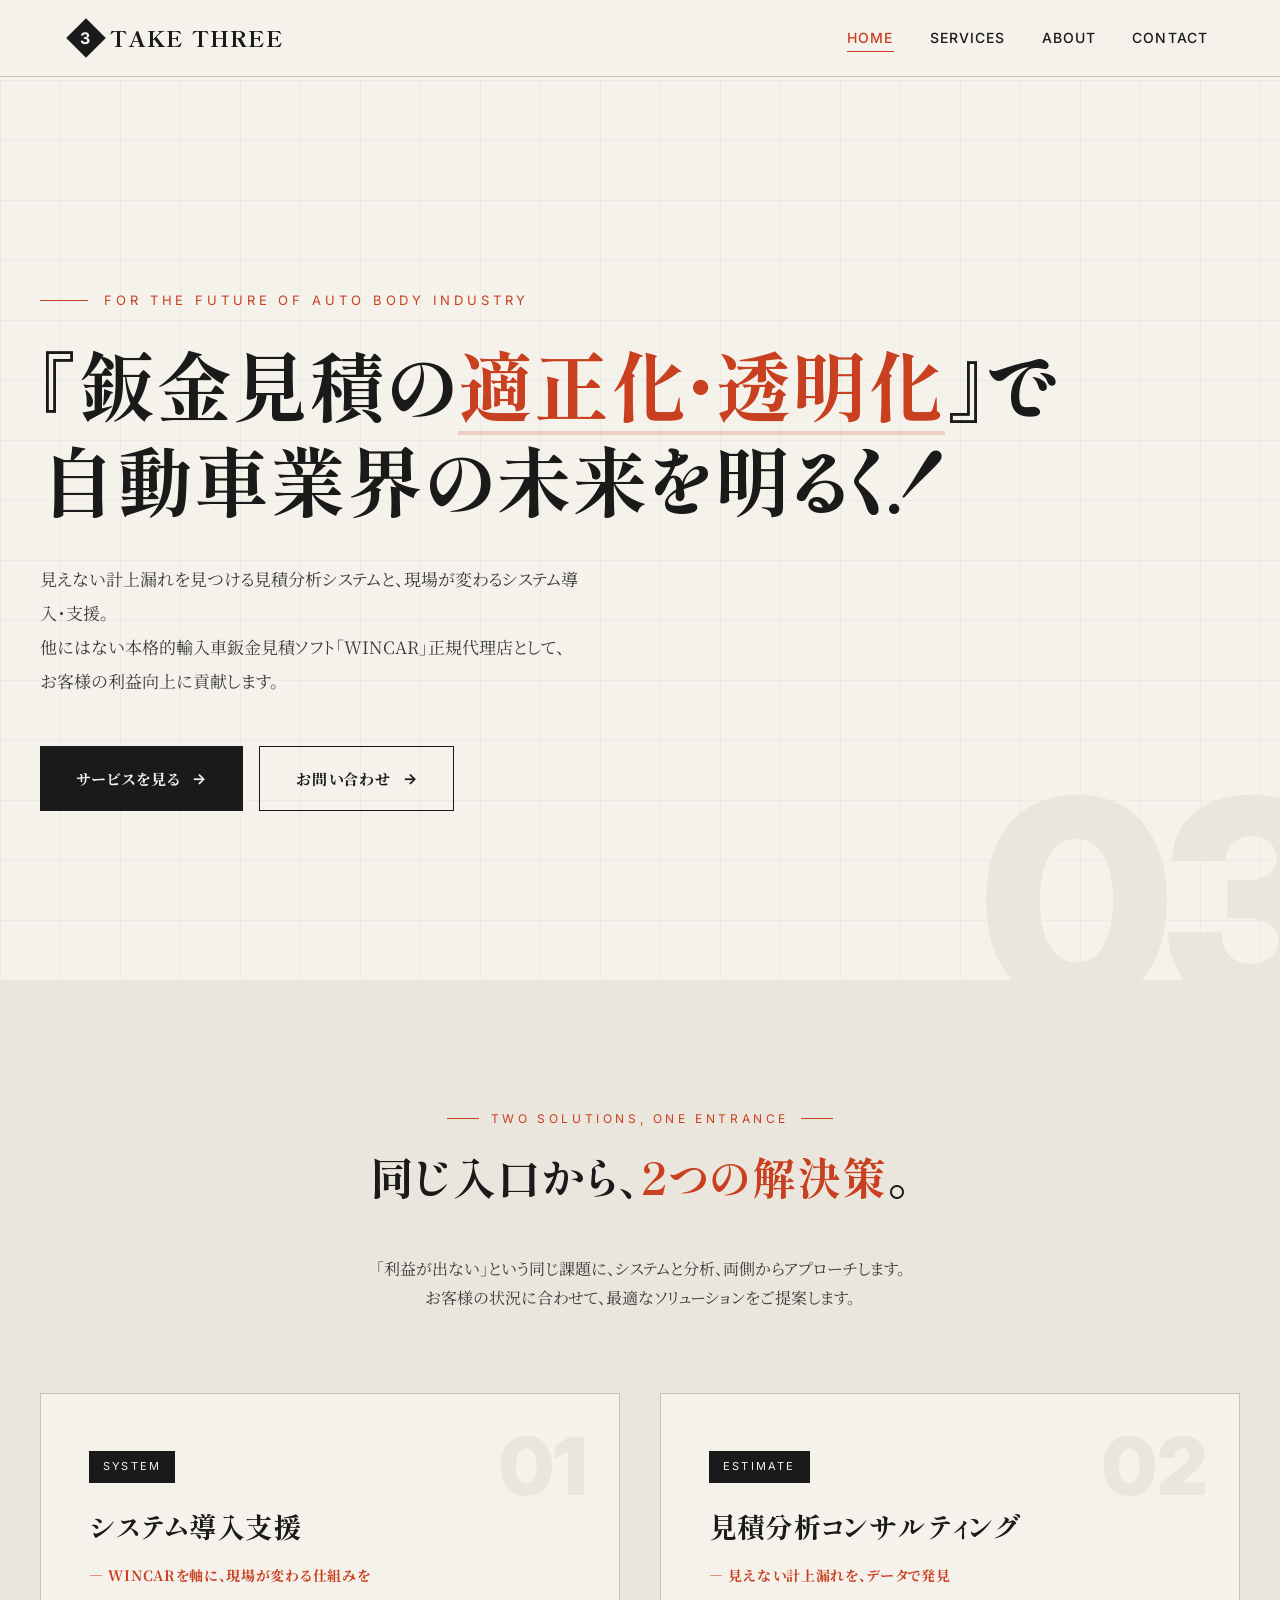
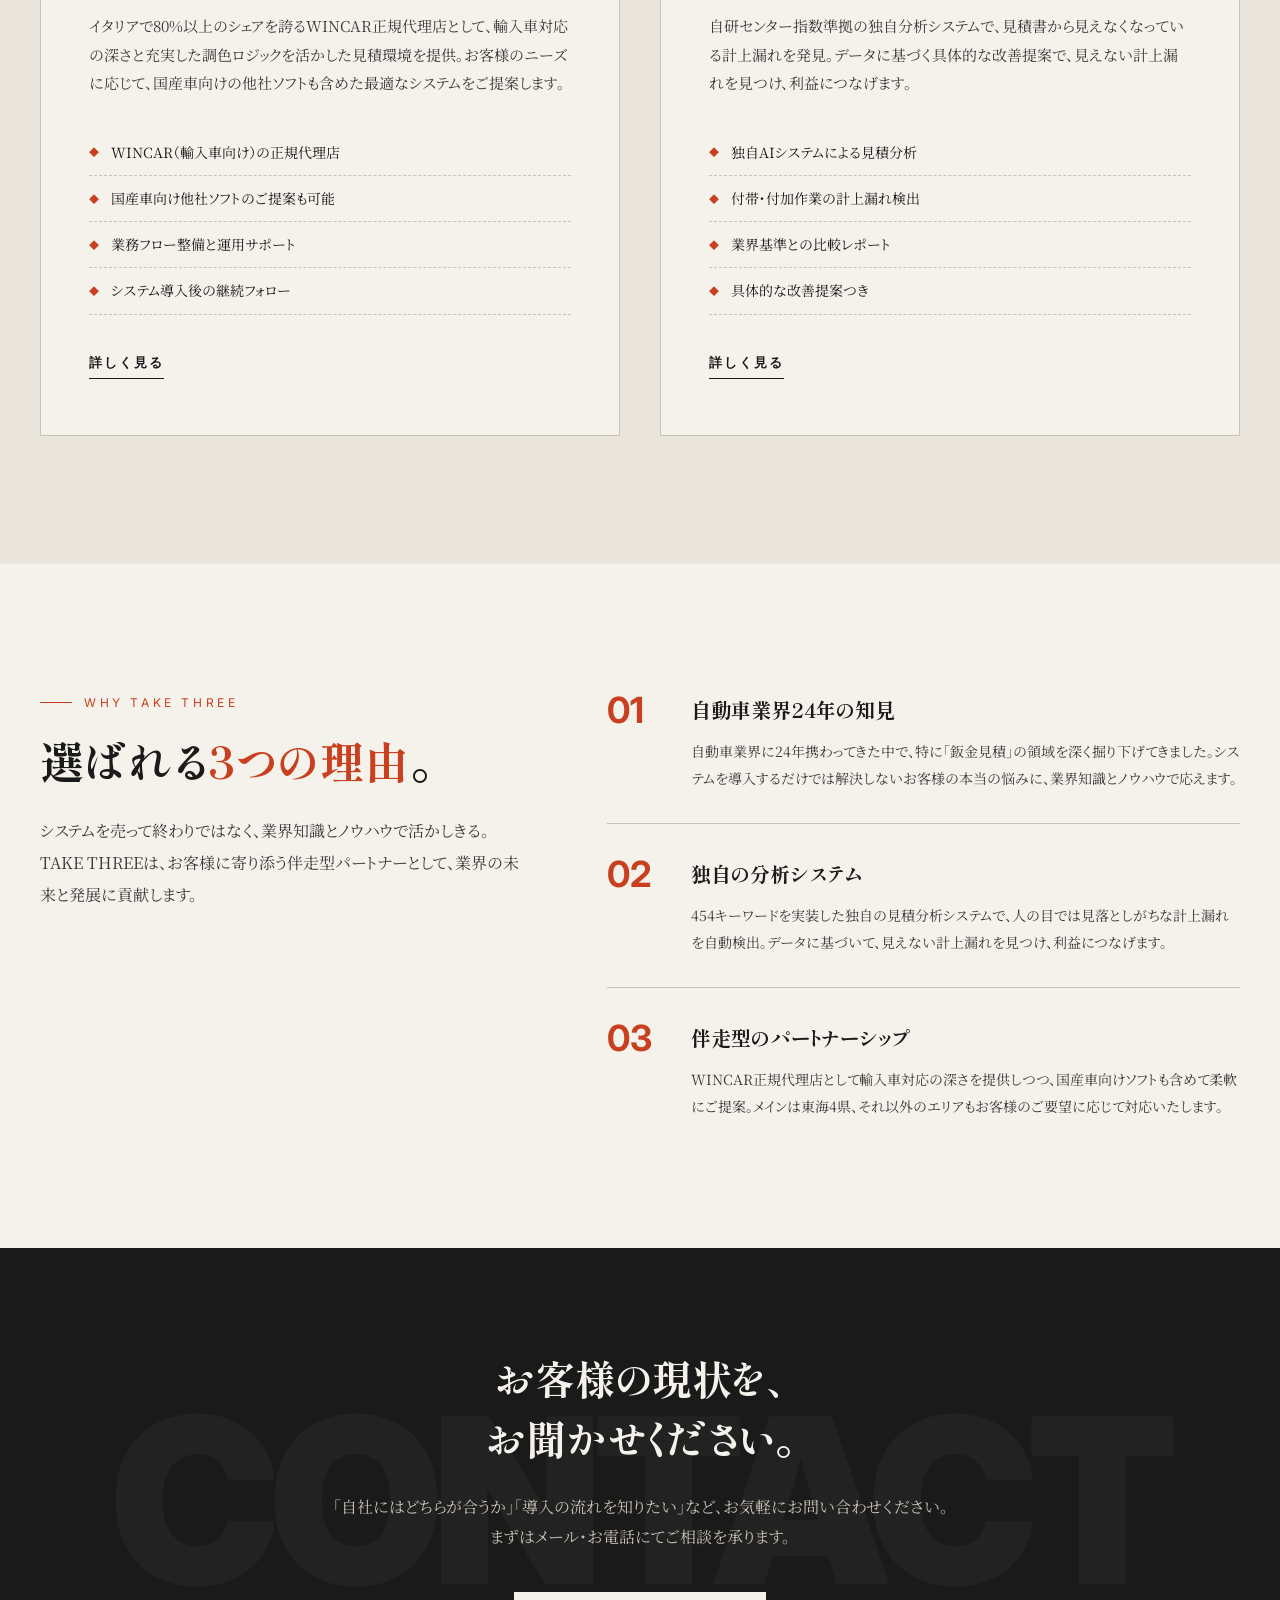
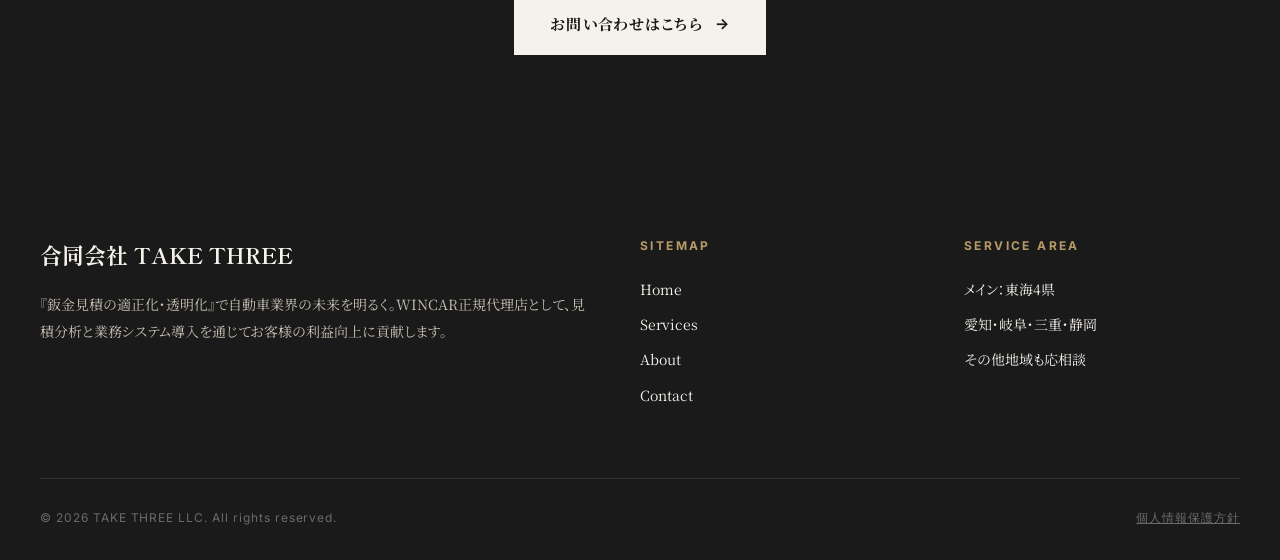
<file: index.html>
<!DOCTYPE html>
<html lang="ja">
<head>
<meta charset="UTF-8">
<meta name="viewport" content="width=device-width, initial-scale=1.0">
<title>合同会社TAKE THREE｜鈑金見積の適正化・透明化で自動車業界の未来を明るく</title>
<meta name="description" content="WINCAR正規代理店。見積分析システムとシステム導入支援で、自動車業界の未来に貢献します。東海4県を中心に対応、その他地域も応相談。">
<link rel="stylesheet" href="style.css">
<style>
/* ===== Hero ===== */
.hero {
  min-height: 100vh;
  display: flex;
  align-items: center;
  position: relative;
  overflow: hidden;
  padding: 120px 32px 80px;
}

.hero::before {
  content: "";
  position: absolute;
  inset: 0;
  background-image:
    linear-gradient(rgba(26, 26, 26, 0.04) 1px, transparent 1px),
    linear-gradient(90deg, rgba(26, 26, 26, 0.04) 1px, transparent 1px);
  background-size: 60px 60px;
  pointer-events: none;
}

.hero-bg-text {
  position: absolute;
  right: -50px;
  bottom: -40px;
  font-family: var(--font-en);
  font-size: clamp(140px, 22vw, 320px);
  font-weight: 900;
  color: var(--color-bg-alt);
  line-height: 0.85;
  letter-spacing: -0.04em;
  pointer-events: none;
  z-index: 0;
}

.hero-inner {
  max-width: var(--max-width);
  margin: 0 auto;
  width: 100%;
  position: relative;
  z-index: 1;
}

.hero-eyebrow {
  font-family: var(--font-en);
  font-size: 13px;
  letter-spacing: 0.3em;
  color: var(--color-accent);
  text-transform: uppercase;
  margin-bottom: 24px;
  display: flex;
  align-items: center;
  gap: 16px;
  opacity: 0;
  animation: fadeUp 0.8s 0.2s forwards;
}

.hero-eyebrow::before {
  content: "";
  width: 48px;
  height: 1px;
  background: var(--color-accent);
}

.hero h1 {
  font-family: var(--font-display);
  font-size: clamp(38px, 6.5vw, 76px);
  font-weight: 800;
  line-height: 1.25;
  letter-spacing: 0.01em;
  margin-bottom: 36px;
  opacity: 0;
  animation: fadeUp 0.8s 0.4s forwards;
}

.hero h1 .highlight {
  position: relative;
  display: inline-block;
  color: var(--color-accent);
}

.hero h1 .highlight::after {
  content: "";
  position: absolute;
  bottom: -4px;
  left: 0;
  right: 0;
  height: 4px;
  background: var(--color-accent);
  opacity: 0.2;
}

.hero-lead {
  font-size: 17px;
  line-height: 2;
  max-width: 560px;
  margin-bottom: 48px;
  color: var(--color-ink-soft);
  opacity: 0;
  animation: fadeUp 0.8s 0.6s forwards;
}

.hero-cta {
  display: flex;
  gap: 16px;
  flex-wrap: wrap;
  opacity: 0;
  animation: fadeUp 0.8s 0.8s forwards;
}

@keyframes fadeUp {
  from { opacity: 0; transform: translateY(24px); }
  to { opacity: 1; transform: translateY(0); }
}

/* ===== 2つのソリューション ===== */
.solutions {
  background: var(--color-bg-alt);
  padding: var(--space-section) 32px;
  position: relative;
}

.solutions-inner {
  max-width: var(--max-width);
  margin: 0 auto;
}

.solutions-intro {
  text-align: center;
  margin-bottom: 80px;
}

.solutions-intro .section-label {
  justify-content: center;
}

.solutions-intro .section-label::before,
.solutions-intro .section-label::after {
  content: "";
  width: 32px;
  height: 1px;
  background: var(--color-accent);
}

.solutions-intro p {
  max-width: 640px;
  margin: 24px auto 0;
  color: var(--color-ink-soft);
  font-size: 16px;
}

.solutions-grid {
  display: grid;
  grid-template-columns: 1fr 1fr;
  gap: 40px;
}

.solution-card {
  background: var(--color-bg);
  padding: 56px 48px;
  position: relative;
  transition: transform 0.4s ease, box-shadow 0.4s ease;
  border: 1px solid var(--color-line);
}

.solution-card:hover {
  transform: translateY(-8px);
  box-shadow: 0 24px 48px rgba(26, 26, 26, 0.08);
}

.solution-number {
  position: absolute;
  top: 32px;
  right: 32px;
  font-family: var(--font-en);
  font-size: 80px;
  font-weight: 900;
  color: var(--color-bg-alt);
  line-height: 1;
}

.solution-tag {
  display: inline-block;
  font-family: var(--font-en);
  font-size: 11px;
  letter-spacing: 0.2em;
  padding: 6px 14px;
  background: var(--color-ink);
  color: var(--color-bg);
  margin-bottom: 24px;
  text-transform: uppercase;
}

.solution-card h3 {
  font-family: var(--font-display);
  font-size: 28px;
  font-weight: 700;
  margin-bottom: 16px;
  line-height: 1.4;
}

.solution-card .sub {
  color: var(--color-accent);
  font-size: 14px;
  font-weight: 700;
  margin-bottom: 24px;
  letter-spacing: 0.05em;
}

.solution-card p {
  color: var(--color-ink-soft);
  font-size: 15px;
  margin-bottom: 32px;
  line-height: 1.9;
}

.solution-features {
  list-style: none;
  margin-bottom: 32px;
}

.solution-features li {
  padding: 10px 0;
  border-bottom: 1px dashed var(--color-line);
  font-size: 14px;
  display: flex;
  align-items: center;
  gap: 12px;
}

.solution-features li::before {
  content: "◆";
  color: var(--color-accent);
  font-size: 10px;
}

.solution-link {
  font-family: var(--font-en);
  font-size: 13px;
  letter-spacing: 0.15em;
  font-weight: 600;
  text-transform: uppercase;
  border-bottom: 1px solid var(--color-ink);
  padding-bottom: 4px;
  display: inline-flex;
  align-items: center;
  gap: 8px;
  transition: gap 0.3s ease;
}

.solution-link:hover {
  gap: 14px;
  color: var(--color-accent);
  border-color: var(--color-accent);
}

/* ===== Why TAKE THREE ===== */
.why {
  padding: var(--space-section) 32px;
}

.why-inner {
  max-width: var(--max-width);
  margin: 0 auto;
  display: grid;
  grid-template-columns: 1fr 1.3fr;
  gap: 80px;
  align-items: start;
}

.why-text .section-title {
  margin-bottom: 24px;
}

.why-text > p {
  color: var(--color-ink-soft);
  font-size: 16px;
  line-height: 2;
}

.why-points {
  display: grid;
  gap: 32px;
}

.why-point {
  display: grid;
  grid-template-columns: 60px 1fr;
  gap: 24px;
  padding-bottom: 32px;
  border-bottom: 1px solid var(--color-line);
}

.why-point:last-child {
  border-bottom: none;
  padding-bottom: 0;
}

.why-point-num {
  font-family: var(--font-en);
  font-size: 36px;
  font-weight: 700;
  color: var(--color-accent);
  line-height: 1;
}

.why-point h4 {
  font-family: var(--font-display);
  font-size: 20px;
  margin-bottom: 10px;
  font-weight: 700;
}

.why-point p {
  color: var(--color-ink-soft);
  font-size: 14px;
  line-height: 1.9;
}

/* ===== CTA ===== */
.cta-section {
  background: var(--color-ink);
  color: var(--color-bg);
  padding: 100px 32px;
  text-align: center;
  position: relative;
  overflow: hidden;
}

.cta-section::before {
  content: "CONTACT";
  position: absolute;
  font-family: var(--font-en);
  font-size: clamp(120px, 18vw, 240px);
  font-weight: 900;
  color: rgba(255, 255, 255, 0.04);
  letter-spacing: -0.04em;
  top: 50%;
  left: 50%;
  transform: translate(-50%, -50%);
  white-space: nowrap;
}

.cta-inner {
  max-width: 720px;
  margin: 0 auto;
  position: relative;
}

.cta-section h2 {
  font-family: var(--font-display);
  font-size: clamp(28px, 4vw, 40px);
  margin-bottom: 24px;
  font-weight: 700;
  line-height: 1.5;
}

.cta-section p {
  color: var(--color-line);
  margin-bottom: 40px;
  font-size: 16px;
  line-height: 1.9;
}

.cta-section .btn-primary {
  background: var(--color-bg);
  color: var(--color-ink);
}

.cta-section .btn-primary:hover {
  background: var(--color-accent);
  color: var(--color-bg);
}

@media (max-width: 768px) {
  .solutions-grid {
    grid-template-columns: 1fr;
  }
  .why-inner {
    grid-template-columns: 1fr;
    gap: 48px;
  }
  .solution-card {
    padding: 40px 28px;
  }
}
</style>
</head>
<body>

<header>
  <div class="nav-inner">
    <a href="index.html" class="logo">
      <span class="logo-mark"></span>
      <span>TAKE THREE</span>
    </a>
    <button class="menu-toggle" aria-label="メニュー">
      <span></span><span></span><span></span>
    </button>
    <ul class="nav-links">
      <li><a href="index.html" class="active">Home</a></li>
      <li><a href="services.html">Services</a></li>
      <li><a href="about.html">About</a></li>
      <li><a href="contact.html">Contact</a></li>
    </ul>
  </div>
</header>

<main>

<!-- Hero -->
<section class="hero">
  <div class="hero-bg-text">03</div>
  <div class="hero-inner">
    <p class="hero-eyebrow">For The Future of Auto Body Industry</p>
    <h1>
      『鈑金見積の<span class="highlight">適正化・透明化</span>』で<br>
      自動車業界の未来を明るく！
    </h1>
    <p class="hero-lead">
      見えない計上漏れを見つける見積分析システムと、現場が変わるシステム導入・支援。<br>
      他にはない本格的輸入車鈑金見積ソフト「WINCAR」正規代理店として、<br>
      お客様の利益向上に貢献します。
    </p>
    <div class="hero-cta">
      <a href="services.html" class="btn btn-primary">サービスを見る</a>
      <a href="contact.html" class="btn btn-outline">お問い合わせ</a>
    </div>
  </div>
</section>

<!-- Two Solutions -->
<section class="solutions">
  <div class="solutions-inner">
    <div class="solutions-intro">
      <div class="section-label">Two Solutions, One Entrance</div>
      <h2 class="section-title">同じ入口から、<em>2つの解決策</em>。</h2>
      <p>「利益が出ない」という同じ課題に、システムと分析、両側からアプローチします。<br>
      お客様の状況に合わせて、最適なソリューションをご提案します。</p>
    </div>

    <div class="solutions-grid">

      <article class="solution-card">
        <div class="solution-number">01</div>
        <span class="solution-tag">System</span>
        <h3>システム導入支援</h3>
        <p class="sub">— WINCARを軸に、現場が変わる仕組みを</p>
        <p>イタリアで80%以上のシェアを誇るWINCAR正規代理店として、輸入車対応の深さと充実した調色ロジックを活かした見積環境を提供。お客様のニーズに応じて、国産車向けの他社ソフトも含めた最適なシステムをご提案します。</p>
        <ul class="solution-features">
          <li>WINCAR（輸入車向け）の正規代理店</li>
          <li>国産車向け他社ソフトのご提案も可能</li>
          <li>業務フロー整備と運用サポート</li>
          <li>システム導入後の継続フォロー</li>
        </ul>
        <a href="services.html#system" class="solution-link">詳しく見る</a>
      </article>

      <article class="solution-card">
        <div class="solution-number">02</div>
        <span class="solution-tag">Estimate</span>
        <h3>見積分析コンサルティング</h3>
        <p class="sub">— 見えない計上漏れを、データで発見</p>
        <p>自研センター指数準拠の独自分析システムで、見積書から見えなくなっている計上漏れを発見。データに基づく具体的な改善提案で、見えない計上漏れを見つけ、利益につなげます。</p>
        <ul class="solution-features">
          <li>独自AIシステムによる見積分析</li>
          <li>付帯・付加作業の計上漏れ検出</li>
          <li>業界基準との比較レポート</li>
          <li>具体的な改善提案つき</li>
        </ul>
        <a href="services.html#estimate" class="solution-link">詳しく見る</a>
      </article>

    </div>
  </div>
</section>

<!-- Why -->
<section class="why">
  <div class="why-inner">
    <div class="why-text">
      <div class="section-label">Why TAKE THREE</div>
      <h2 class="section-title">選ばれる<em>3つの理由</em>。</h2>
      <p>システムを売って終わりではなく、業界知識とノウハウで活かしきる。TAKE THREEは、お客様に寄り添う伴走型パートナーとして、業界の未来と発展に貢献します。</p>
    </div>

    <div class="why-points">
      <div class="why-point">
        <div class="why-point-num">01</div>
        <div>
          <h4>自動車業界24年の知見</h4>
          <p>自動車業界に24年携わってきた中で、特に「鈑金見積」の領域を深く掘り下げてきました。システムを導入するだけでは解決しないお客様の本当の悩みに、業界知識とノウハウで応えます。</p>
        </div>
      </div>
      <div class="why-point">
        <div class="why-point-num">02</div>
        <div>
          <h4>独自の分析システム</h4>
          <p>454キーワードを実装した独自の見積分析システムで、人の目では見落としがちな計上漏れを自動検出。データに基づいて、見えない計上漏れを見つけ、利益につなげます。</p>
        </div>
      </div>
      <div class="why-point">
        <div class="why-point-num">03</div>
        <div>
          <h4>伴走型のパートナーシップ</h4>
          <p>WINCAR正規代理店として輸入車対応の深さを提供しつつ、国産車向けソフトも含めて柔軟にご提案。メインは東海4県、それ以外のエリアもお客様のご要望に応じて対応いたします。</p>
        </div>
      </div>
    </div>
  </div>
</section>

<!-- CTA -->
<section class="cta-section">
  <div class="cta-inner">
    <h2>お客様の現状を、<br>お聞かせください。</h2>
    <p>「自社にはどちらが合うか」「導入の流れを知りたい」など、お気軽にお問い合わせください。<br>
    まずはメール・お電話にてご相談を承ります。</p>
    <a href="contact.html" class="btn btn-primary">お問い合わせはこちら</a>
  </div>
</section>

</main>

<!-- モーダル：個人情報保護方針 -->
<div id="privacy-modal">
  <div class="privacy-modal-content">
    <button class="privacy-close-btn" onclick="closePrivacyModal()">×</button>
    <h2>個人情報保護方針</h2>
    <p>合同会社TAKE THREE（以下「当社」といいます）は、お客様および取引先関係者の個人情報の重要性を認識し、適切に保護するため、以下のとおり個人情報保護方針を定めます。</p>

    <h3>【1．取得する個人情報】</h3>
    <p>当社は、以下の個人情報を取得することがあります。</p>
    <ul>
      <li>氏名</li>
      <li>生年月日</li>
      <li>住所</li>
      <li>電話番号、メールアドレス</li>
      <li>勤務先情報</li>
      <li>車両情報</li>
      <li>リース契約に必要な情報</li>
      <li>本人確認書類情報</li>
      <li>他社システムから移行された顧客・取引先情報</li>
    </ul>

    <h3>【2．利用目的】</h3>
    <ul>
      <li>サービス提供（販売・修理・見積・部品手配）</li>
      <li>リース契約の審査・締結・管理</li>
      <li>提携会社への審査依頼</li>
      <li>部品メーカー等への発注</li>
      <li>本人確認および不正防止</li>
      <li>システム移行・データ統合・業務効率化</li>
      <li>お問い合わせ対応</li>
    </ul>

    <h3>【3．第三者提供】</h3>
    <p>当社は以下の場合に個人情報を提供することがあります。</p>
    <ul>
      <li>（1）リース会社・金融機関への提供</li>
      <li>（2）メーカー・仕入先・修理業者への提供</li>
      <li>（3）システム提供会社・ITベンダーへの提供</li>
      <li>（4）法令に基づく場合</li>
    </ul>
    <p>※必要最小限に限定します。</p>

    <h3>【4．データ移行に関する取扱い】</h3>
    <p>他社システムから移行された個人情報については、</p>
    <ul>
      <li>適法に取得された情報であることを前提とし</li>
      <li>利用目的の範囲内でのみ使用し</li>
      <li>安全管理を徹底します</li>
    </ul>

    <h3>【5．安全管理措置】</h3>
    <ul>
      <li>アクセス制限</li>
      <li>パスワード管理</li>
      <li>書類の施錠保管</li>
      <li>不要データの削除</li>
      <li>従業員教育</li>
    </ul>

    <h3>【6．保有期間】</h3>
    <p>必要期間のみ保有し、不要時は削除</p>

    <h3>【7．開示等の請求】</h3>
    <p>適切に対応</p>

    <h3>【8．法令遵守】</h3>
    <p>関連法令を遵守</p>

    <h3>【9．お問い合わせ】</h3>
    <p>合同会社TAKE THREE<br>電話　090-2016-7284<br>Mail yamayoshi.take3@gmail.com</p>
  </div>
</div>

<script>
function openPrivacyModal() {
  document.getElementById('privacy-modal').classList.add('open');
}

function closePrivacyModal() {
  document.getElementById('privacy-modal').classList.remove('open');
}

// モーダル背景をクリックしても閉じる
document.addEventListener('DOMContentLoaded', function() {
  const modal = document.getElementById('privacy-modal');
  if (modal) {
    modal.addEventListener('click', function(e) {
      if (e.target === modal) {
        closePrivacyModal();
      }
    });
  }
});
</script>

<footer>
  <div class="footer-inner">
    <div class="footer-brand">
      <h3>合同会社 TAKE THREE</h3>
      <p>『鈑金見積の適正化・透明化』で自動車業界の未来を明るく。WINCAR正規代理店として、見積分析と業務システム導入を通じてお客様の利益向上に貢献します。</p>
    </div>
    <div class="footer-col">
      <h4>Sitemap</h4>
      <ul>
        <li><a href="index.html">Home</a></li>
        <li><a href="services.html">Services</a></li>
        <li><a href="about.html">About</a></li>
        <li><a href="contact.html">Contact</a></li>
      </ul>
    </div>
    <div class="footer-col">
      <h4>Service Area</h4>
      <ul>
        <li>メイン：東海4県</li>
        <li>愛知・岐阜・三重・静岡</li>
        <li>その他地域も応相談</li>
      </ul>
    </div>
  </div>
  <div class="footer-bottom">
    <span>© 2026 TAKE THREE LLC. All rights reserved.</span>
    <div><a href="javascript:void(0);" onclick="openPrivacyModal()" style="color:inherit;text-decoration:underline;cursor:pointer;">個人情報保護方針</a></div>
  </div>
</footer>

<script>
  // モバイルメニュー
  const toggle = document.querySelector('.menu-toggle');
  const links = document.querySelector('.nav-links');
  toggle.addEventListener('click', () => {
    links.classList.toggle('open');
  });
</script>

</body>
</html>
</file>
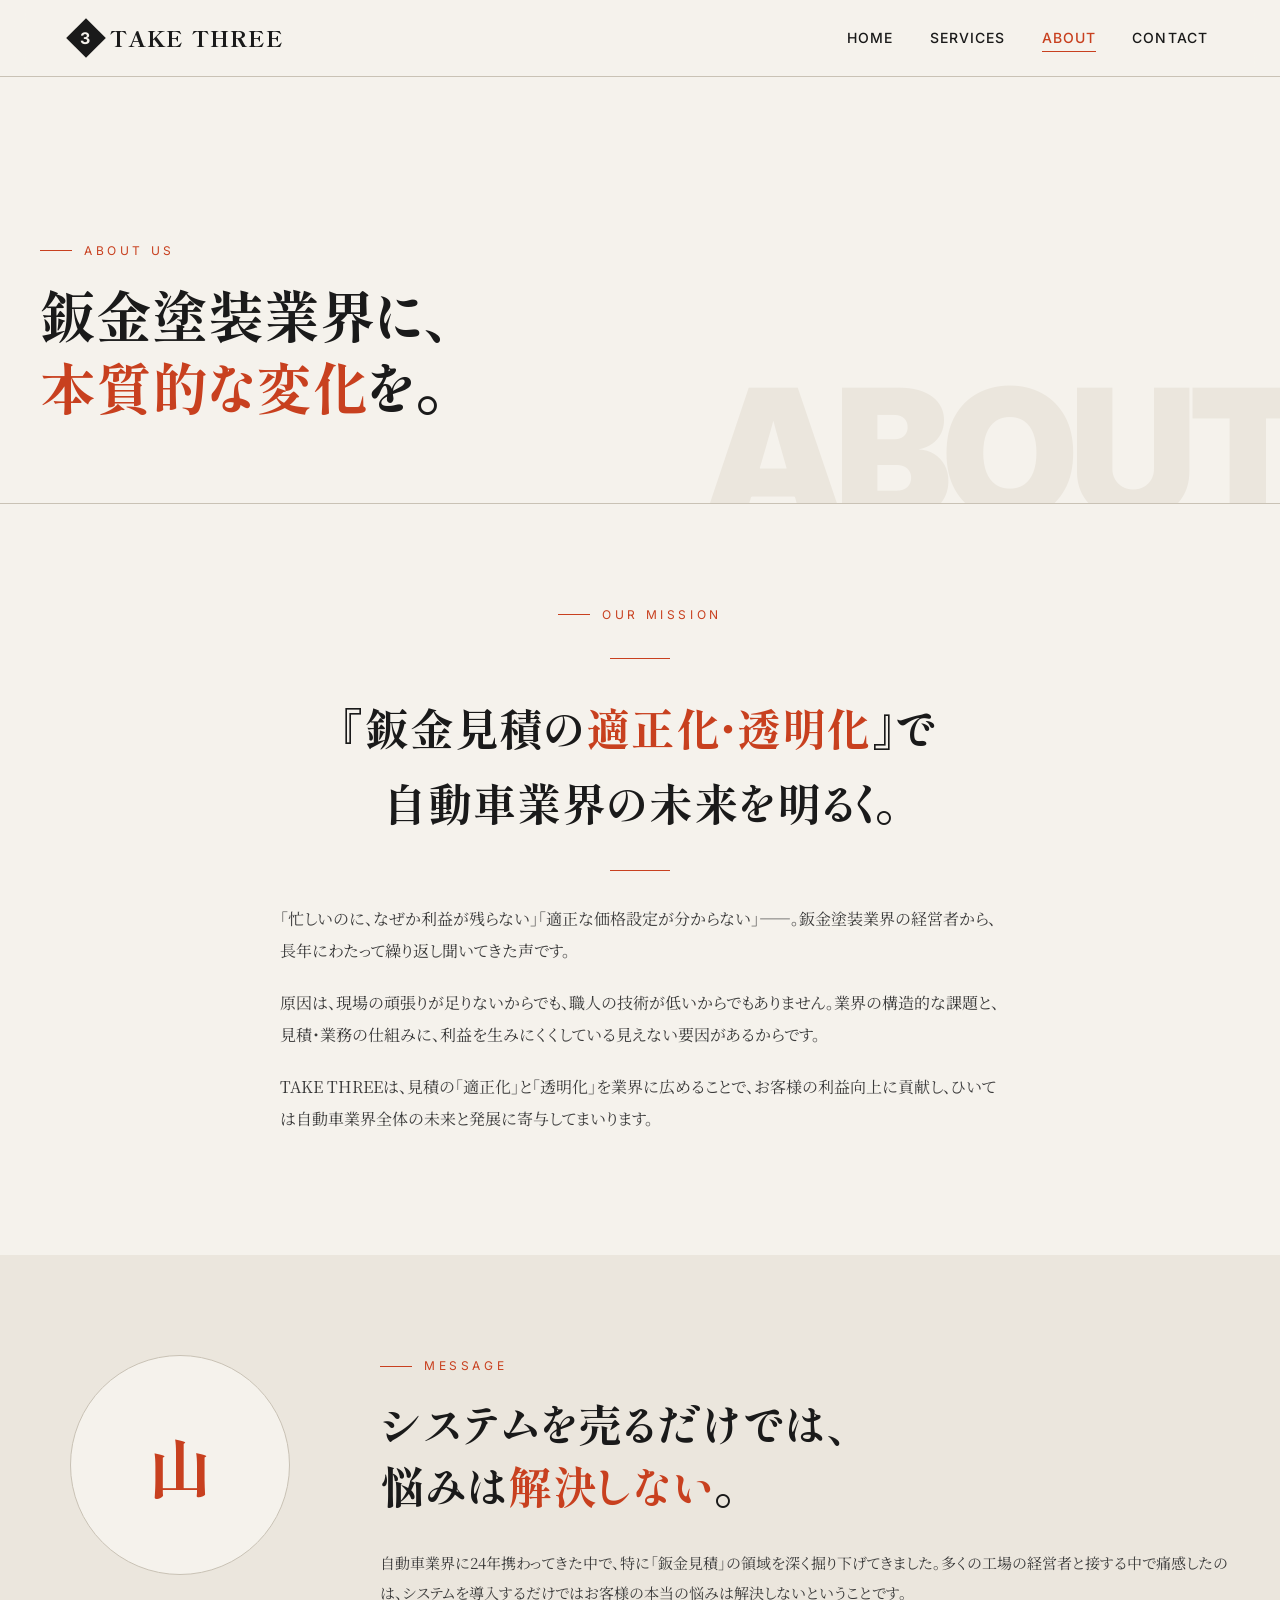
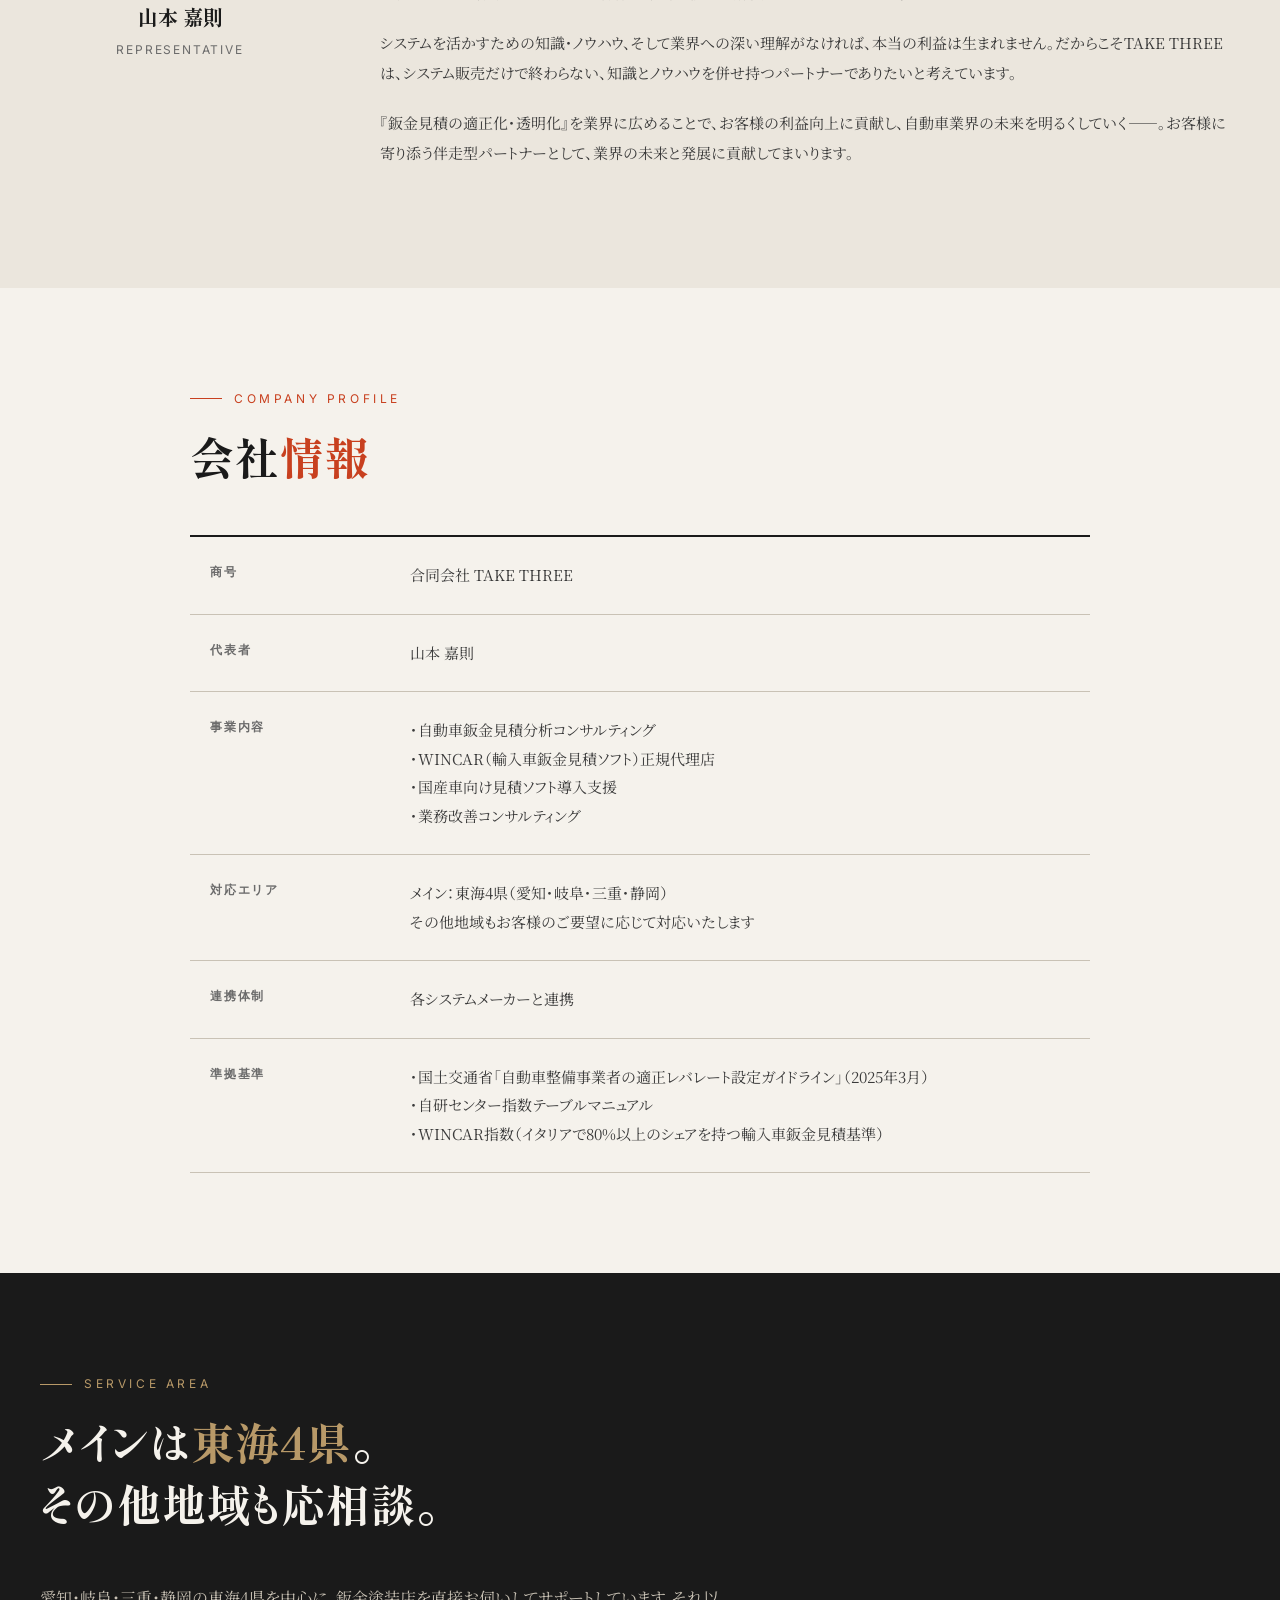
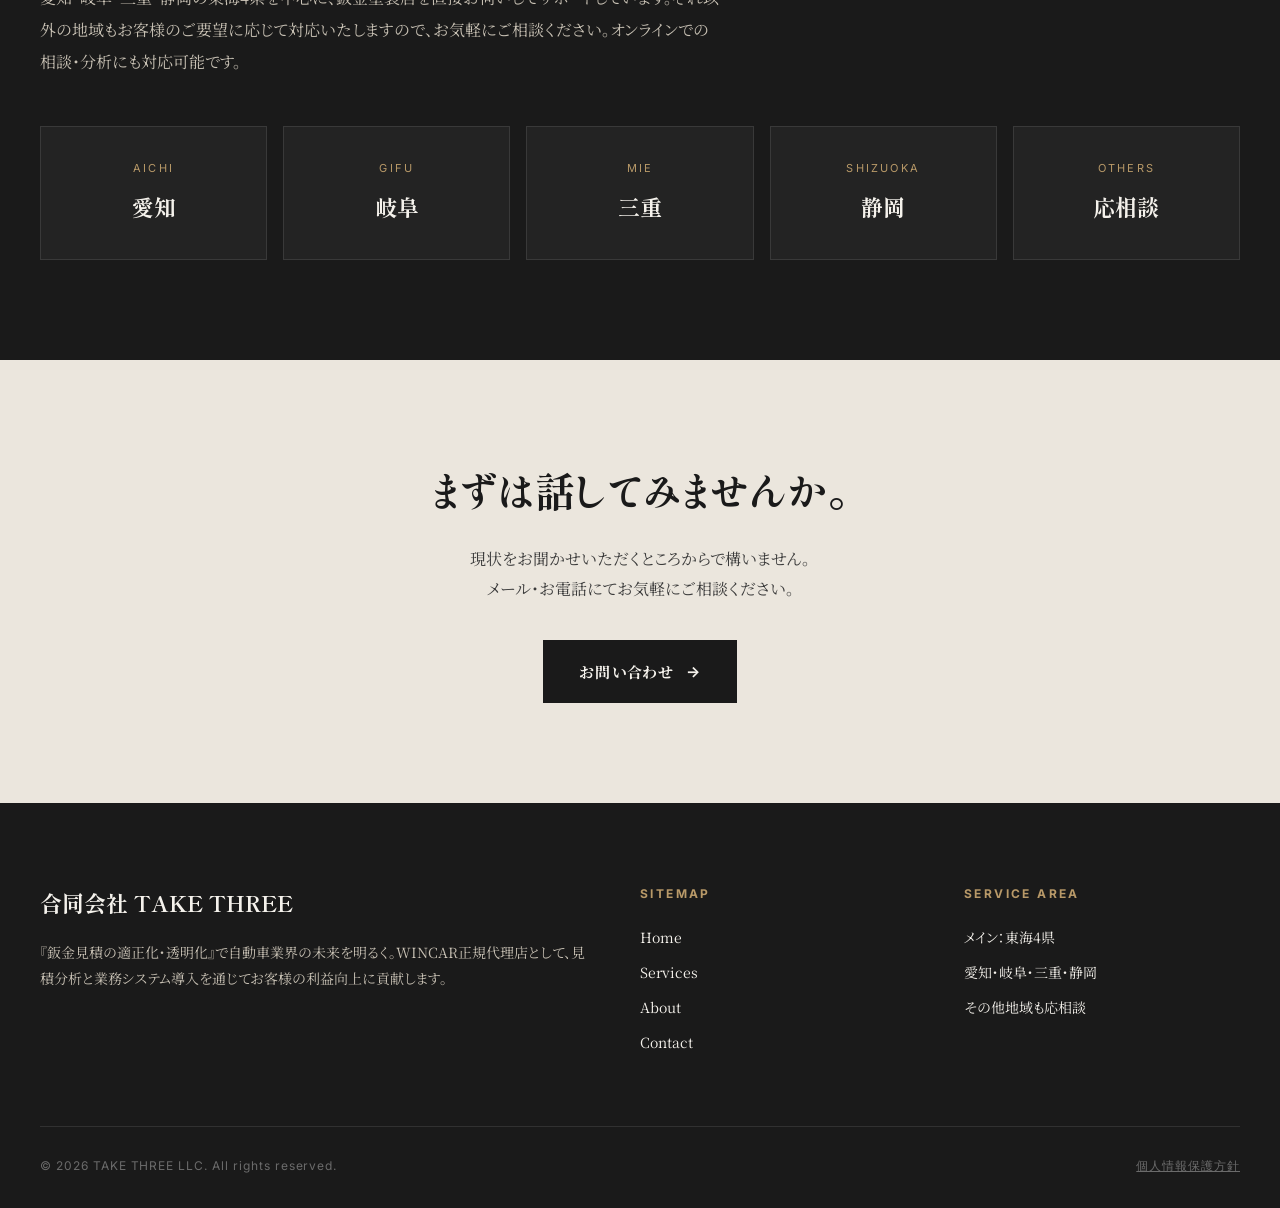
<file: about.html>
<!DOCTYPE html>
<html lang="ja">
<head>
<meta charset="UTF-8">
<meta name="viewport" content="width=device-width, initial-scale=1.0">
<title>会社概要｜合同会社TAKE THREE</title>
<meta name="description" content="合同会社TAKE THREEの会社概要・代表メッセージ・事業内容をご紹介します。">
<link rel="stylesheet" href="style.css">
<style>
.page-header {
  padding: 160px 32px 80px;
  position: relative;
  border-bottom: 1px solid var(--color-line);
  overflow: hidden;
}

.page-header::before {
  content: "ABOUT";
  position: absolute;
  right: -20px;
  bottom: -30px;
  font-family: var(--font-en);
  font-size: clamp(80px, 14vw, 200px);
  font-weight: 900;
  color: var(--color-bg-alt);
  letter-spacing: -0.04em;
  line-height: 0.9;
  pointer-events: none;
}

.page-header-inner {
  max-width: var(--max-width);
  margin: 0 auto;
  position: relative;
}

.page-header h1 {
  font-family: var(--font-display);
  font-size: clamp(36px, 5.5vw, 56px);
  font-weight: 800;
  line-height: 1.3;
  margin-top: 16px;
}

.page-header h1 em {
  font-style: normal;
  color: var(--color-accent);
}

/* ===== ミッション ===== */
.mission {
  padding: 100px 32px;
}

.mission-inner {
  max-width: 900px;
  margin: 0 auto;
  text-align: center;
}

.mission-quote {
  font-family: var(--font-display);
  font-size: clamp(28px, 4.5vw, 44px);
  line-height: 1.7;
  font-weight: 700;
  margin: 32px 0;
  letter-spacing: 0.02em;
  position: relative;
  padding: 32px 0;
}

.mission-quote::before,
.mission-quote::after {
  content: "";
  position: absolute;
  left: 50%;
  transform: translateX(-50%);
  width: 60px;
  height: 1px;
  background: var(--color-accent);
}

.mission-quote::before { top: 0; }
.mission-quote::after { bottom: 0; }

.mission-quote em {
  font-style: normal;
  color: var(--color-accent);
}

.mission-text {
  color: var(--color-ink-soft);
  font-size: 16px;
  line-height: 2;
  text-align: left;
  max-width: 720px;
  margin: 0 auto;
}

.mission-text p {
  margin-bottom: 20px;
}

/* ===== 代表メッセージ ===== */
.message {
  background: var(--color-bg-alt);
  padding: 100px 32px;
}

.message-inner {
  max-width: var(--max-width);
  margin: 0 auto;
  display: grid;
  grid-template-columns: 280px 1fr;
  gap: 60px;
  align-items: start;
}

.message-side {
  text-align: center;
}

.message-avatar {
  width: 220px;
  height: 220px;
  margin: 0 auto 24px;
  background: var(--color-bg);
  border-radius: 50%;
  display: flex;
  align-items: center;
  justify-content: center;
  font-family: var(--font-display);
  font-size: 64px;
  font-weight: 800;
  color: var(--color-accent);
  border: 1px solid var(--color-line);
}

.message-name {
  font-family: var(--font-display);
  font-size: 20px;
  font-weight: 700;
  margin-bottom: 4px;
}

.message-role {
  font-family: var(--font-en);
  font-size: 12px;
  letter-spacing: 0.15em;
  color: var(--color-ink-muted);
  text-transform: uppercase;
}

.message-content .section-title {
  margin-bottom: 32px;
}

.message-content p {
  color: var(--color-ink-soft);
  font-size: 15px;
  line-height: 2;
  margin-bottom: 20px;
}

/* ===== 会社情報テーブル ===== */
.company-info {
  padding: 100px 32px;
}

.company-info-inner {
  max-width: 900px;
  margin: 0 auto;
}

.info-table {
  width: 100%;
  border-collapse: collapse;
  margin-top: 40px;
}

.info-table th,
.info-table td {
  padding: 24px 20px;
  text-align: left;
  border-bottom: 1px solid var(--color-line);
  font-size: 15px;
  vertical-align: top;
}

.info-table th {
  width: 200px;
  font-family: var(--font-en);
  font-size: 12px;
  letter-spacing: 0.15em;
  text-transform: uppercase;
  color: var(--color-ink-muted);
  font-weight: 600;
}

.info-table td {
  color: var(--color-ink-soft);
  line-height: 1.9;
}

.info-table tr:first-child th,
.info-table tr:first-child td {
  border-top: 2px solid var(--color-ink);
}

/* ===== 事業エリア ===== */
.area {
  background: var(--color-ink);
  color: var(--color-bg);
  padding: 100px 32px;
}

.area-inner {
  max-width: var(--max-width);
  margin: 0 auto;
}

.area-inner .section-label {
  color: var(--color-gold);
}

.area-inner .section-label::before {
  background: var(--color-gold);
}

.area-inner .section-title {
  color: var(--color-bg);
}

.area-inner .section-title em {
  color: var(--color-gold);
}

.area-grid {
  display: grid;
  grid-template-columns: repeat(5, 1fr);
  gap: 16px;
  margin-top: 48px;
}

.area-card {
  background: rgba(255, 255, 255, 0.04);
  padding: 32px 20px;
  text-align: center;
  border: 1px solid rgba(255, 255, 255, 0.1);
  transition: all 0.3s ease;
}

.area-card:hover {
  background: rgba(184, 153, 104, 0.1);
  border-color: var(--color-gold);
}

.area-card-en {
  font-family: var(--font-en);
  font-size: 11px;
  letter-spacing: 0.2em;
  color: var(--color-gold);
  margin-bottom: 8px;
}

.area-card-jp {
  font-family: var(--font-display);
  font-size: 22px;
  font-weight: 700;
}

@media (max-width: 768px) {
  .message-inner {
    grid-template-columns: 1fr;
    text-align: center;
    gap: 40px;
  }
  .message-content {
    text-align: left;
  }
  .info-table th {
    width: 120px;
    font-size: 11px;
  }
  .info-table th, .info-table td {
    padding: 16px 8px;
  }
  .area-grid {
    grid-template-columns: repeat(2, 1fr);
  }
}
</style>
</head>
<body>

<header>
  <div class="nav-inner">
    <a href="index.html" class="logo">
      <span class="logo-mark"></span>
      <span>TAKE THREE</span>
    </a>
    <button class="menu-toggle" aria-label="メニュー">
      <span></span><span></span><span></span>
    </button>
    <ul class="nav-links">
      <li><a href="index.html">Home</a></li>
      <li><a href="services.html">Services</a></li>
      <li><a href="about.html" class="active">About</a></li>
      <li><a href="contact.html">Contact</a></li>
    </ul>
  </div>
</header>

<main>

<section class="page-header">
  <div class="page-header-inner">
    <div class="section-label">About Us</div>
    <h1>鈑金塗装業界に、<br><em>本質的な変化</em>を。</h1>
  </div>
</section>

<!-- Mission -->
<section class="mission">
  <div class="mission-inner">
    <div class="section-label" style="justify-content:center;">
      Our Mission
    </div>
    <div class="mission-quote">
      『鈑金見積の<em>適正化・透明化</em>』で<br>
      自動車業界の未来を明るく。
    </div>
    <div class="mission-text">
      <p>「忙しいのに、なぜか利益が残らない」「適正な価格設定が分からない」――。鈑金塗装業界の経営者から、長年にわたって繰り返し聞いてきた声です。</p>
      <p>原因は、現場の頑張りが足りないからでも、職人の技術が低いからでもありません。業界の構造的な課題と、見積・業務の仕組みに、利益を生みにくくしている見えない要因があるからです。</p>
      <p>TAKE THREEは、見積の「適正化」と「透明化」を業界に広めることで、お客様の利益向上に貢献し、ひいては自動車業界全体の未来と発展に寄与してまいります。</p>
    </div>
  </div>
</section>

<!-- 代表メッセージ -->
<section class="message">
  <div class="message-inner">
    <div class="message-side">
      <div class="message-avatar">山</div>
      <div class="message-name">山本 嘉則</div>
      <div class="message-role">Representative</div>
    </div>
    <div class="message-content">
      <div class="section-label">Message</div>
      <h2 class="section-title">システムを売るだけでは、<br>悩みは<em>解決しない</em>。</h2>
      <p>自動車業界に24年携わってきた中で、特に「鈑金見積」の領域を深く掘り下げてきました。多くの工場の経営者と接する中で痛感したのは、システムを導入するだけではお客様の本当の悩みは解決しないということです。</p>
      <p>システムを活かすための知識・ノウハウ、そして業界への深い理解がなければ、本当の利益は生まれません。だからこそTAKE THREEは、システム販売だけで終わらない、知識とノウハウを併せ持つパートナーでありたいと考えています。</p>
      <p>『鈑金見積の適正化・透明化』を業界に広めることで、お客様の利益向上に貢献し、自動車業界の未来を明るくしていく――。お客様に寄り添う伴走型パートナーとして、業界の未来と発展に貢献してまいります。</p>
    </div>
  </div>
</section>

<!-- 会社情報 -->
<section class="company-info">
  <div class="company-info-inner">
    <div class="section-label">Company Profile</div>
    <h2 class="section-title">会社<em>情報</em></h2>
    <table class="info-table">
      <tr>
        <th>商号</th>
        <td>合同会社 TAKE THREE</td>
      </tr>
      <tr>
        <th>代表者</th>
        <td>山本 嘉則</td>
      </tr>
      <tr>
        <th>事業内容</th>
        <td>
          ・自動車鈑金見積分析コンサルティング<br>
          ・WINCAR（輸入車鈑金見積ソフト）正規代理店<br>
          ・国産車向け見積ソフト導入支援<br>
          ・業務改善コンサルティング
        </td>
      </tr>
      <tr>
        <th>対応エリア</th>
        <td>メイン：東海4県（愛知・岐阜・三重・静岡）<br>その他地域もお客様のご要望に応じて対応いたします</td>
      </tr>
      <tr>
        <th>連携体制</th>
        <td>各システムメーカーと連携</td>
      </tr>
      <tr>
        <th>準拠基準</th>
        <td>
          ・国土交通省「自動車整備事業者の適正レバレート設定ガイドライン」（2025年3月）<br>
          ・自研センター指数テーブルマニュアル<br>
          ・WINCAR指数（イタリアで80%以上のシェアを持つ輸入車鈑金見積基準）
        </td>
      </tr>
    </table>
  </div>
</section>

<!-- 事業エリア -->
<section class="area">
  <div class="area-inner">
    <div class="section-label">Service Area</div>
    <h2 class="section-title">メインは<em>東海4県</em>。<br>その他地域も応相談。</h2>
    <p style="max-width:680px;color:var(--color-line);line-height:2;">愛知・岐阜・三重・静岡の東海4県を中心に、鈑金塗装店を直接お伺いしてサポートしています。それ以外の地域もお客様のご要望に応じて対応いたしますので、お気軽にご相談ください。オンラインでの相談・分析にも対応可能です。</p>

    <div class="area-grid">
      <div class="area-card">
        <div class="area-card-en">AICHI</div>
        <div class="area-card-jp">愛知</div>
      </div>
      <div class="area-card">
        <div class="area-card-en">GIFU</div>
        <div class="area-card-jp">岐阜</div>
      </div>
      <div class="area-card">
        <div class="area-card-en">MIE</div>
        <div class="area-card-jp">三重</div>
      </div>
      <div class="area-card">
        <div class="area-card-en">SHIZUOKA</div>
        <div class="area-card-jp">静岡</div>
      </div>
      <div class="area-card">
        <div class="area-card-en">OTHERS</div>
        <div class="area-card-jp">応相談</div>
      </div>
    </div>
  </div>
</section>

<!-- CTA -->
<section style="background:var(--color-bg-alt);padding:100px 32px;text-align:center;">
  <div style="max-width:680px;margin:0 auto;">
    <h2 style="font-family:var(--font-display);font-size:clamp(28px,4vw,40px);margin-bottom:24px;font-weight:700;line-height:1.5;">まずは話してみませんか。</h2>
    <p style="color:var(--color-ink-soft);margin-bottom:36px;line-height:1.9;">現状をお聞かせいただくところからで構いません。<br>メール・お電話にてお気軽にご相談ください。</p>
    <a href="contact.html" class="btn btn-primary">お問い合わせ</a>
  </div>
</section>

</main>

<!-- モーダル：個人情報保護方針 -->
<div id="privacy-modal">
  <div class="privacy-modal-content">
    <button class="privacy-close-btn" onclick="closePrivacyModal()">×</button>
    <h2>個人情報保護方針</h2>
    <p>合同会社TAKE THREE（以下「当社」といいます）は、お客様および取引先関係者の個人情報の重要性を認識し、適切に保護するため、以下のとおり個人情報保護方針を定めます。</p>

    <h3>【1．取得する個人情報】</h3>
    <p>当社は、以下の個人情報を取得することがあります。</p>
    <ul>
      <li>氏名</li>
      <li>生年月日</li>
      <li>住所</li>
      <li>電話番号、メールアドレス</li>
      <li>勤務先情報</li>
      <li>車両情報</li>
      <li>リース契約に必要な情報</li>
      <li>本人確認書類情報</li>
      <li>他社システムから移行された顧客・取引先情報</li>
    </ul>

    <h3>【2．利用目的】</h3>
    <ul>
      <li>サービス提供（販売・修理・見積・部品手配）</li>
      <li>リース契約の審査・締結・管理</li>
      <li>提携会社への審査依頼</li>
      <li>部品メーカー等への発注</li>
      <li>本人確認および不正防止</li>
      <li>システム移行・データ統合・業務効率化</li>
      <li>お問い合わせ対応</li>
    </ul>

    <h3>【3．第三者提供】</h3>
    <p>当社は以下の場合に個人情報を提供することがあります。</p>
    <ul>
      <li>（1）リース会社・金融機関への提供</li>
      <li>（2）メーカー・仕入先・修理業者への提供</li>
      <li>（3）システム提供会社・ITベンダーへの提供</li>
      <li>（4）法令に基づく場合</li>
    </ul>
    <p>※必要最小限に限定します。</p>

    <h3>【4．データ移行に関する取扱い】</h3>
    <p>他社システムから移行された個人情報については、</p>
    <ul>
      <li>適法に取得された情報であることを前提とし</li>
      <li>利用目的の範囲内でのみ使用し</li>
      <li>安全管理を徹底します</li>
    </ul>

    <h3>【5．安全管理措置】</h3>
    <ul>
      <li>アクセス制限</li>
      <li>パスワード管理</li>
      <li>書類の施錠保管</li>
      <li>不要データの削除</li>
      <li>従業員教育</li>
    </ul>

    <h3>【6．保有期間】</h3>
    <p>必要期間のみ保有し、不要時は削除</p>

    <h3>【7．開示等の請求】</h3>
    <p>適切に対応</p>

    <h3>【8．法令遵守】</h3>
    <p>関連法令を遵守</p>

    <h3>【9．お問い合わせ】</h3>
    <p>合同会社TAKE THREE<br>電話　090-2016-7284<br>Mail yamayoshi.take3@gmail.com</p>
  </div>
</div>

<script>
function openPrivacyModal() {
  document.getElementById('privacy-modal').classList.add('open');
}

function closePrivacyModal() {
  document.getElementById('privacy-modal').classList.remove('open');
}

document.addEventListener('DOMContentLoaded', function() {
  const modal = document.getElementById('privacy-modal');
  if (modal) {
    modal.addEventListener('click', function(e) {
      if (e.target === modal) {
        closePrivacyModal();
      }
    });
  }
});
</script>
<footer>
  <div class="footer-inner">
    <div class="footer-brand">
      <h3>合同会社 TAKE THREE</h3>
      <p>『鈑金見積の適正化・透明化』で自動車業界の未来を明るく。WINCAR正規代理店として、見積分析と業務システム導入を通じてお客様の利益向上に貢献します。</p>
    </div>
    <div class="footer-col">
      <h4>Sitemap</h4>
      <ul>
        <li><a href="index.html">Home</a></li>
        <li><a href="services.html">Services</a></li>
        <li><a href="about.html">About</a></li>
        <li><a href="contact.html">Contact</a></li>
      </ul>
    </div>
    <div class="footer-col">
      <h4>Service Area</h4>
      <ul>
        <li>メイン：東海4県</li>
        <li>愛知・岐阜・三重・静岡</li>
        <li>その他地域も応相談</li>
      </ul>
    </div>
  </div>
  <div class="footer-bottom">
    <span>© 2026 TAKE THREE LLC. All rights reserved.</span>
    <div><a href="javascript:void(0);" onclick="openPrivacyModal()" style="color:inherit;text-decoration:underline;cursor:pointer;">個人情報保護方針</a></div>
  </div>
</footer>

<script>
  const toggle = document.querySelector('.menu-toggle');
  const links = document.querySelector('.nav-links');
  toggle.addEventListener('click', () => links.classList.toggle('open'));
</script>

</body>
</html>
</file>
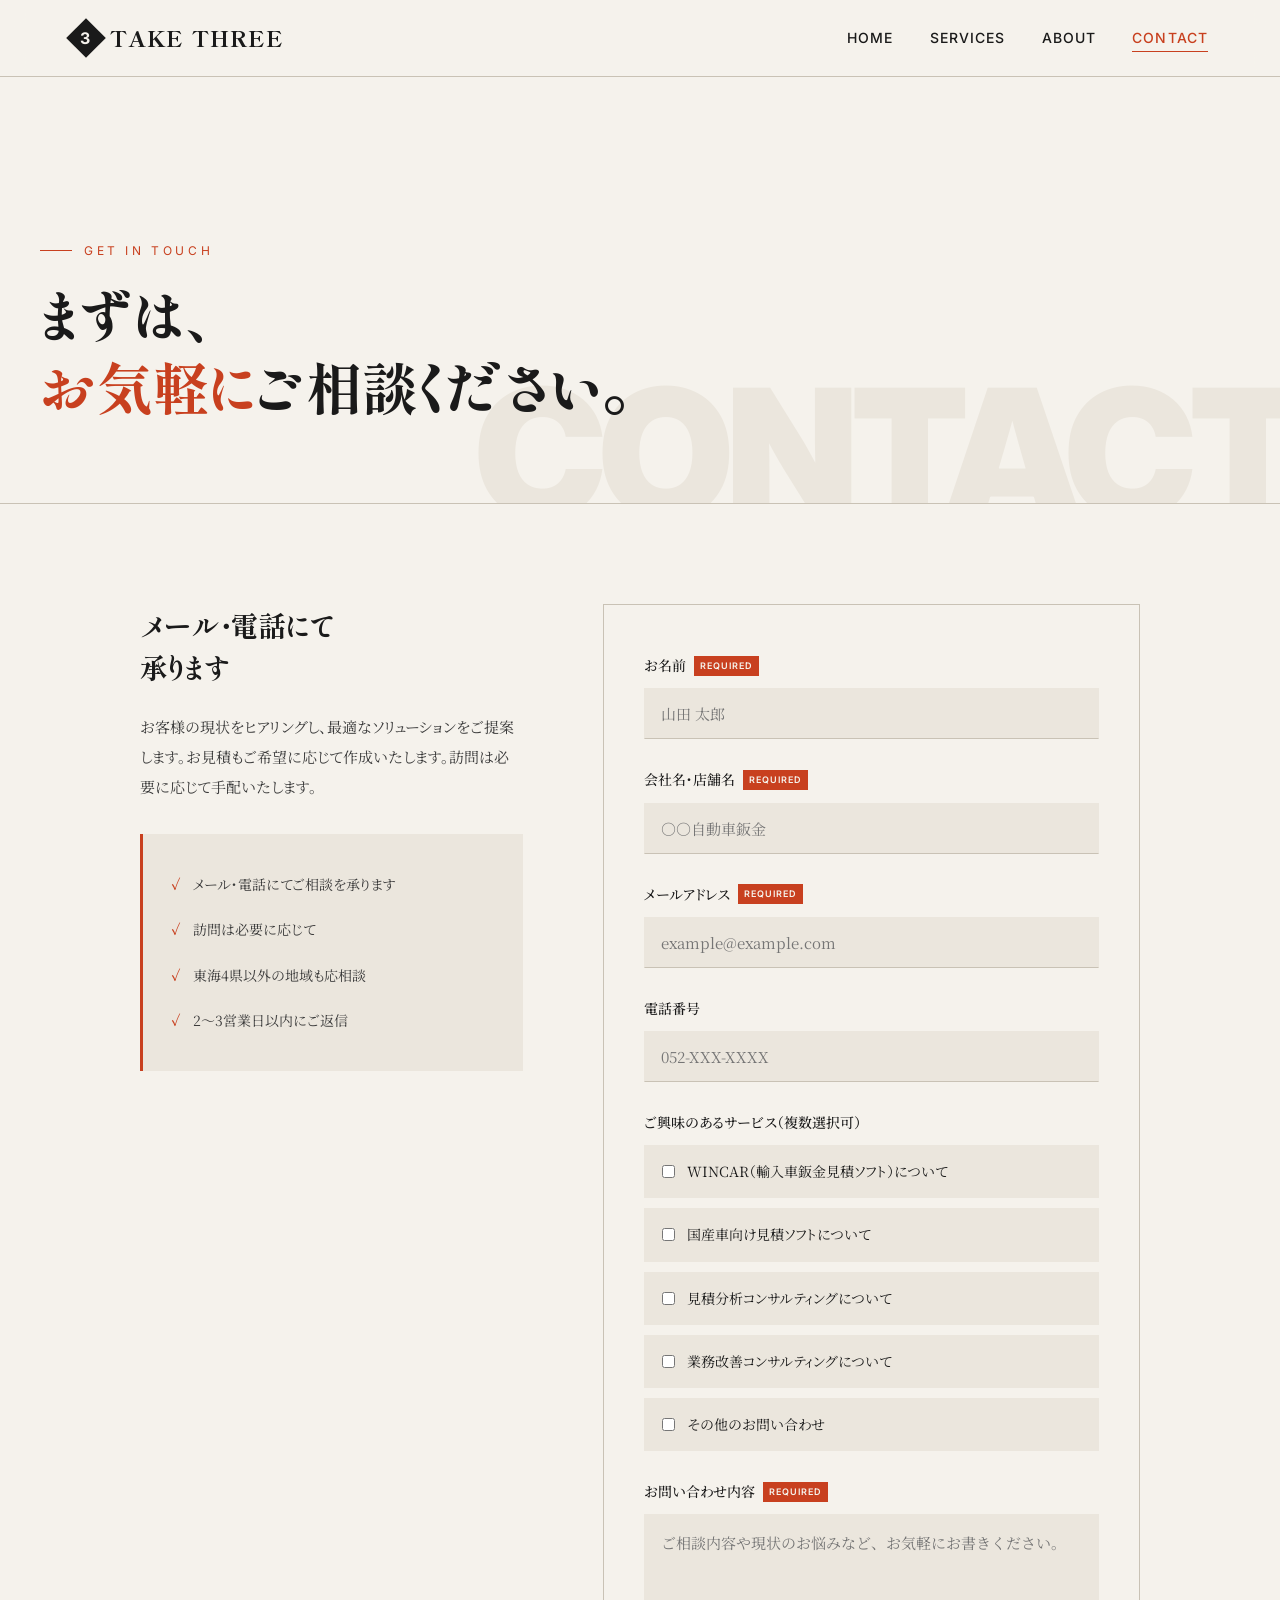
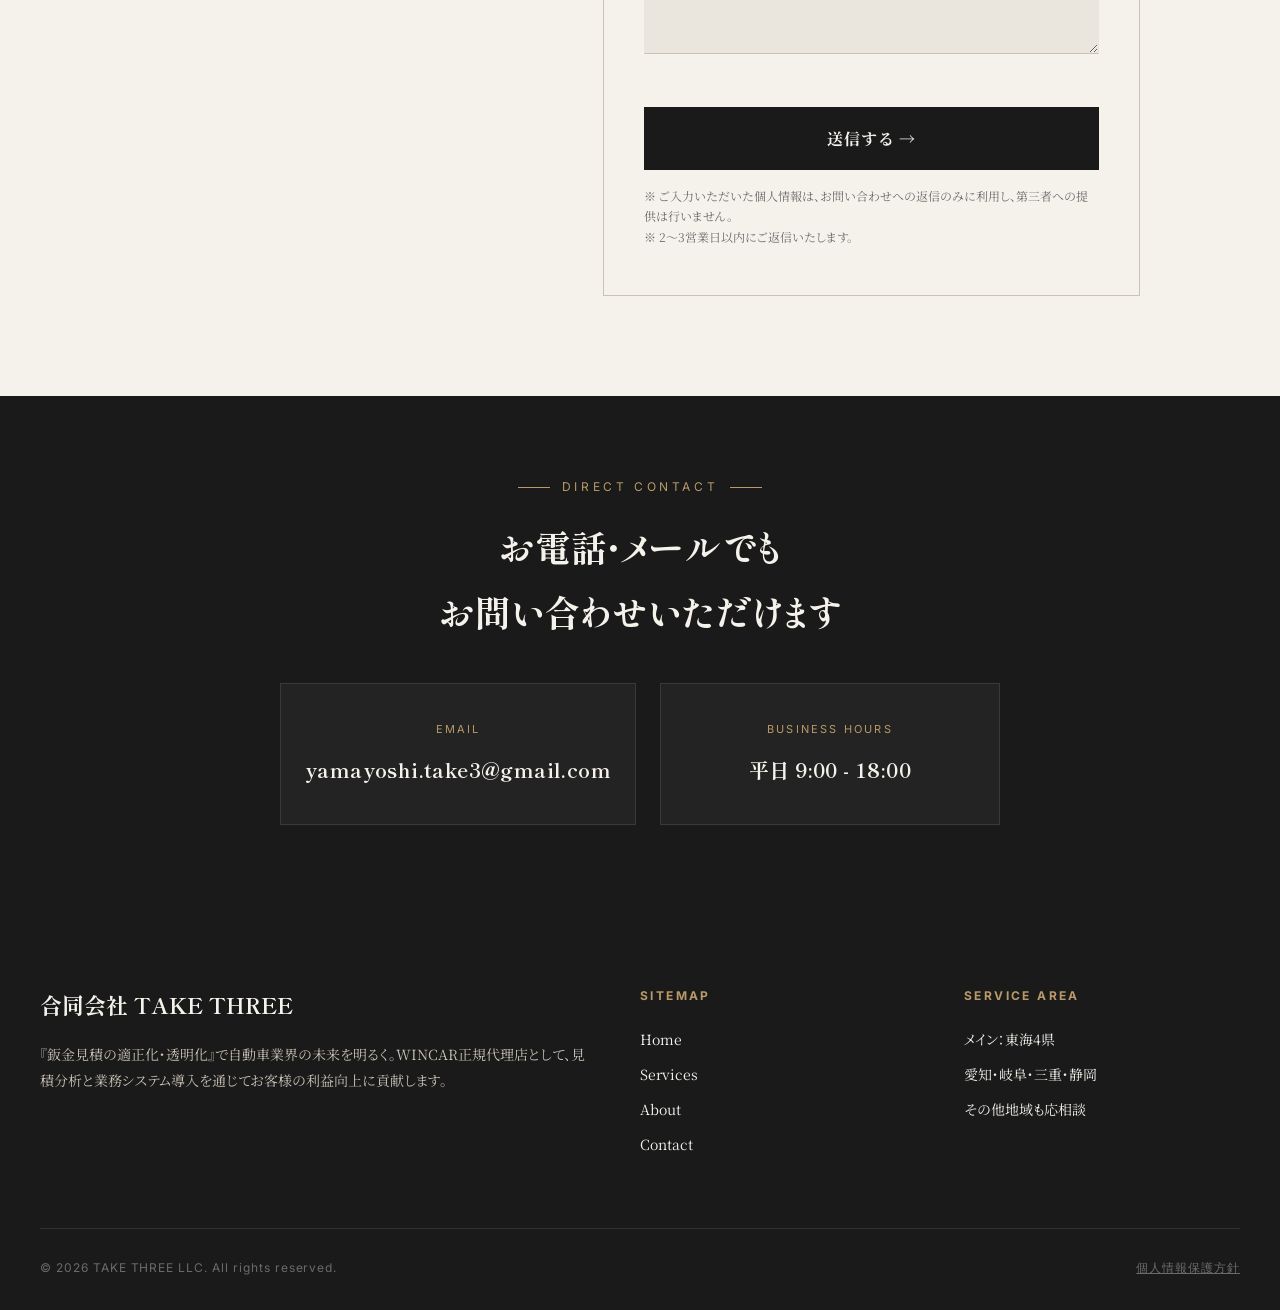
<file: contact.html>
<!DOCTYPE html>
<html lang="ja">
<head>
<meta charset="UTF-8">
<meta name="viewport" content="width=device-width, initial-scale=1.0">
<title>お問い合わせ｜合同会社TAKE THREE</title>
<meta name="description" content="合同会社TAKE THREEへのお問い合わせはこちら。メール・お電話にてご相談を承ります。WINCAR・国産車向けソフト・見積分析コンサルティングのご相談を承ります。">
<link rel="stylesheet" href="style.css">
<style>
.page-header {
  padding: 160px 32px 80px;
  position: relative;
  border-bottom: 1px solid var(--color-line);
  overflow: hidden;
}

.page-header::before {
  content: "CONTACT";
  position: absolute;
  right: -20px;
  bottom: -30px;
  font-family: var(--font-en);
  font-size: clamp(80px, 14vw, 200px);
  font-weight: 900;
  color: var(--color-bg-alt);
  letter-spacing: -0.04em;
  line-height: 0.9;
  pointer-events: none;
}

.page-header-inner {
  max-width: var(--max-width);
  margin: 0 auto;
  position: relative;
}

.page-header h1 {
  font-family: var(--font-display);
  font-size: clamp(36px, 5.5vw, 56px);
  font-weight: 800;
  line-height: 1.3;
  margin-top: 16px;
}

.page-header h1 em {
  font-style: normal;
  color: var(--color-accent);
}

.contact-wrap {
  padding: 100px 32px;
}

.contact-inner {
  max-width: 1000px;
  margin: 0 auto;
  display: grid;
  grid-template-columns: 1fr 1.4fr;
  gap: 80px;
  align-items: start;
}

.contact-side h2 {
  font-family: var(--font-display);
  font-size: 28px;
  margin-bottom: 24px;
  font-weight: 700;
  line-height: 1.5;
}

.contact-side p {
  color: var(--color-ink-soft);
  margin-bottom: 32px;
  line-height: 2;
  font-size: 15px;
}

.contact-list {
  list-style: none;
  background: var(--color-bg-alt);
  padding: 28px;
  border-left: 3px solid var(--color-accent);
}

.contact-list li {
  padding: 10px 0;
  font-size: 14px;
  color: var(--color-ink-soft);
  display: flex;
  gap: 12px;
  align-items: flex-start;
}

.contact-list li::before {
  content: "✓";
  color: var(--color-accent);
  font-weight: 700;
  flex-shrink: 0;
}

/* フォーム */
.contact-form {
  background: var(--color-bg);
  border: 1px solid var(--color-line);
  padding: 48px 40px;
}

.form-group {
  margin-bottom: 28px;
}

.form-label {
  display: block;
  font-family: var(--font-en);
  font-size: 11px;
  letter-spacing: 0.2em;
  font-weight: 600;
  margin-bottom: 10px;
  text-transform: uppercase;
  display: flex;
  align-items: center;
  gap: 8px;
}

.form-label-jp {
  font-family: var(--font-body);
  font-size: 14px;
  letter-spacing: 0;
  color: var(--color-ink);
  font-weight: 500;
  text-transform: none;
}

.required {
  display: inline-block;
  background: var(--color-accent);
  color: var(--color-bg);
  font-family: var(--font-en);
  font-size: 9px;
  padding: 2px 6px;
  letter-spacing: 0.1em;
}

.form-input,
.form-textarea,
.form-select {
  width: 100%;
  padding: 14px 16px;
  background: var(--color-bg-alt);
  border: 1px solid transparent;
  border-bottom: 1px solid var(--color-line);
  font-family: var(--font-body);
  font-size: 15px;
  color: var(--color-ink);
  transition: all 0.3s ease;
}

.form-input:focus,
.form-textarea:focus,
.form-select:focus {
  outline: none;
  border-color: var(--color-accent);
  background: var(--color-bg);
}

.form-textarea {
  min-height: 140px;
  resize: vertical;
  line-height: 1.8;
}

.radio-group {
  display: grid;
  gap: 10px;
}

.radio-item {
  display: flex;
  align-items: center;
  padding: 14px 18px;
  background: var(--color-bg-alt);
  cursor: pointer;
  transition: background 0.2s ease;
  font-size: 14px;
}

.radio-item:hover {
  background: var(--color-line);
}

.radio-item input {
  margin-right: 12px;
  accent-color: var(--color-accent);
}

.form-submit {
  width: 100%;
  padding: 20px;
  background: var(--color-ink);
  color: var(--color-bg);
  border: none;
  font-family: var(--font-body);
  font-size: 16px;
  font-weight: 700;
  letter-spacing: 0.05em;
  cursor: pointer;
  transition: all 0.3s ease;
  margin-top: 16px;
}

.form-submit:hover {
  background: var(--color-accent);
}

.form-note {
  font-size: 12px;
  color: var(--color-ink-muted);
  margin-top: 16px;
  line-height: 1.7;
}

/* 連絡先カード */
.contact-direct {
  background: var(--color-ink);
  color: var(--color-bg);
  padding: 80px 32px;
}

.contact-direct-inner {
  max-width: var(--max-width);
  margin: 0 auto;
  text-align: center;
}

.contact-direct .section-label {
  color: var(--color-gold);
  justify-content: center;
}

.contact-direct .section-label::before,
.contact-direct .section-label::after {
  content: "";
  width: 32px;
  height: 1px;
  background: var(--color-gold);
}

.contact-direct h2 {
  font-family: var(--font-display);
  font-size: clamp(24px, 3.5vw, 36px);
  margin: 16px 0 40px;
  font-weight: 700;
}

.contact-methods {
  display: grid;
  grid-template-columns: repeat(2, 1fr);
  gap: 24px;
  max-width: 720px;
  margin: 0 auto;
}

.contact-method {
  background: rgba(255, 255, 255, 0.04);
  padding: 36px 24px;
  border: 1px solid rgba(255, 255, 255, 0.1);
  transition: all 0.3s ease;
}

.contact-method:hover {
  border-color: var(--color-gold);
  background: rgba(184, 153, 104, 0.06);
}

.contact-method-label {
  font-family: var(--font-en);
  font-size: 11px;
  letter-spacing: 0.2em;
  color: var(--color-gold);
  margin-bottom: 12px;
}

.contact-method-value {
  font-family: var(--font-display);
  font-size: 20px;
  font-weight: 700;
  letter-spacing: 0.02em;
}

@media (max-width: 768px) {
  .contact-inner {
    grid-template-columns: 1fr;
    gap: 48px;
  }
  .contact-form {
    padding: 32px 24px;
  }
  .contact-methods {
    grid-template-columns: 1fr;
  }
}
</style>
</head>
<body>

<header>
  <div class="nav-inner">
    <a href="index.html" class="logo">
      <span class="logo-mark"></span>
      <span>TAKE THREE</span>
    </a>
    <button class="menu-toggle" aria-label="メニュー">
      <span></span><span></span><span></span>
    </button>
    <ul class="nav-links">
      <li><a href="index.html">Home</a></li>
      <li><a href="services.html">Services</a></li>
      <li><a href="about.html">About</a></li>
      <li><a href="contact.html" class="active">Contact</a></li>
    </ul>
  </div>
</header>

<main>

<section class="page-header">
  <div class="page-header-inner">
    <div class="section-label">Get in Touch</div>
    <h1>まずは、<br><em>お気軽に</em>ご相談ください。</h1>
  </div>
</section>

<section class="contact-wrap">
  <div class="contact-inner">

    <aside class="contact-side">
      <h2>メール・電話にて<br>承ります</h2>
      <p>お客様の現状をヒアリングし、最適なソリューションをご提案します。お見積もご希望に応じて作成いたします。訪問は必要に応じて手配いたします。</p>
      <ul class="contact-list">
        <li>メール・電話にてご相談を承ります</li>
        <li>訪問は必要に応じて</li>
        <li>東海4県以外の地域も応相談</li>
        <li>2〜3営業日以内にご返信</li>
      </ul>
    </aside>

    <!-- フォーム -->
    <form class="contact-form" action="https://formspree.io/f/xvzyoqkz" method="POST">

      <div class="form-group">
        <label class="form-label">
          <span class="form-label-jp">お名前</span>
          <span class="required">REQUIRED</span>
        </label>
        <input type="text" name="name" class="form-input" required placeholder="山田 太郎">
      </div>

      <div class="form-group">
        <label class="form-label">
          <span class="form-label-jp">会社名・店舗名</span>
          <span class="required">REQUIRED</span>
        </label>
        <input type="text" name="company" class="form-input" required placeholder="○○自動車鈑金">
      </div>

      <div class="form-group">
        <label class="form-label">
          <span class="form-label-jp">メールアドレス</span>
          <span class="required">REQUIRED</span>
        </label>
        <input type="email" name="email" class="form-input" required placeholder="example@example.com">
      </div>

      <div class="form-group">
        <label class="form-label">
          <span class="form-label-jp">電話番号</span>
        </label>
        <input type="tel" name="phone" class="form-input" placeholder="052-XXX-XXXX">
      </div>

      <div class="form-group">
        <label class="form-label">
          <span class="form-label-jp">ご興味のあるサービス（複数選択可）</span>
        </label>
        <div class="radio-group">
          <label class="radio-item">
            <input type="checkbox" name="service[]" value="wincar">
            WINCAR（輸入車鈑金見積ソフト）について
          </label>
          <label class="radio-item">
            <input type="checkbox" name="service[]" value="domestic-system">
            国産車向け見積ソフトについて
          </label>
          <label class="radio-item">
            <input type="checkbox" name="service[]" value="estimate">
            見積分析コンサルティングについて
          </label>
          <label class="radio-item">
            <input type="checkbox" name="service[]" value="consulting">
            業務改善コンサルティングについて
          </label>
          <label class="radio-item">
            <input type="checkbox" name="service[]" value="other">
            その他のお問い合わせ
          </label>
        </div>
      </div>

      <div class="form-group">
        <label class="form-label">
          <span class="form-label-jp">お問い合わせ内容</span>
          <span class="required">REQUIRED</span>
        </label>
        <textarea name="message" class="form-textarea" required placeholder="ご相談内容や現状のお悩みなど、お気軽にお書きください。"></textarea>
      </div>

      <button type="submit" class="form-submit">送信する →</button>

      <p class="form-note">
        ※ ご入力いただいた個人情報は、お問い合わせへの返信のみに利用し、第三者への提供は行いません。<br>
        ※ 2〜3営業日以内にご返信いたします。
      </p>
    </form>

  </div>
</section>

<!-- 直接連絡 -->
<section class="contact-direct">
  <div class="contact-direct-inner">
    <div class="section-label">Direct Contact</div>
    <h2>お電話・メールでも<br>お問い合わせいただけます</h2>
    <div class="contact-methods">
      <div class="contact-method">
        <div class="contact-method-label">EMAIL</div>
        <div class="contact-method-value">yamayoshi.take3@gmail.com</div>
      </div>
      <div class="contact-method">
        <div class="contact-method-label">BUSINESS HOURS</div>
        <div class="contact-method-value">平日 9:00 - 18:00</div>
      </div>
    </div>
  </div>
</section>

</main>

<!-- モーダル：個人情報保護方針 -->
<div id="privacy-modal">
  <div class="privacy-modal-content">
    <button class="privacy-close-btn" onclick="closePrivacyModal()">×</button>
    <h2>個人情報保護方針</h2>
    <p>合同会社TAKE THREE（以下「当社」といいます）は、お客様および取引先関係者の個人情報の重要性を認識し、適切に保護するため、以下のとおり個人情報保護方針を定めます。</p>

    <h3>【1．取得する個人情報】</h3>
    <p>当社は、以下の個人情報を取得することがあります。</p>
    <ul>
      <li>氏名</li>
      <li>生年月日</li>
      <li>住所</li>
      <li>電話番号、メールアドレス</li>
      <li>勤務先情報</li>
      <li>車両情報</li>
      <li>リース契約に必要な情報</li>
      <li>本人確認書類情報</li>
      <li>他社システムから移行された顧客・取引先情報</li>
    </ul>

    <h3>【2．利用目的】</h3>
    <ul>
      <li>サービス提供（販売・修理・見積・部品手配）</li>
      <li>リース契約の審査・締結・管理</li>
      <li>提携会社への審査依頼</li>
      <li>部品メーカー等への発注</li>
      <li>本人確認および不正防止</li>
      <li>システム移行・データ統合・業務効率化</li>
      <li>お問い合わせ対応</li>
    </ul>

    <h3>【3．第三者提供】</h3>
    <p>当社は以下の場合に個人情報を提供することがあります。</p>
    <ul>
      <li>（1）リース会社・金融機関への提供</li>
      <li>（2）メーカー・仕入先・修理業者への提供</li>
      <li>（3）システム提供会社・ITベンダーへの提供</li>
      <li>（4）法令に基づく場合</li>
    </ul>
    <p>※必要最小限に限定します。</p>

    <h3>【4．データ移行に関する取扱い】</h3>
    <p>他社システムから移行された個人情報については、</p>
    <ul>
      <li>適法に取得された情報であることを前提とし</li>
      <li>利用目的の範囲内でのみ使用し</li>
      <li>安全管理を徹底します</li>
    </ul>

    <h3>【5．安全管理措置】</h3>
    <ul>
      <li>アクセス制限</li>
      <li>パスワード管理</li>
      <li>書類の施錠保管</li>
      <li>不要データの削除</li>
      <li>従業員教育</li>
    </ul>

    <h3>【6．保有期間】</h3>
    <p>必要期間のみ保有し、不要時は削除</p>

    <h3>【7．開示等の請求】</h3>
    <p>適切に対応</p>

    <h3>【8．法令遵守】</h3>
    <p>関連法令を遵守</p>

    <h3>【9．お問い合わせ】</h3>
    <p>合同会社TAKE THREE<br>電話　090-2016-7284<br>Mail yamayoshi.take3@gmail.com</p>
  </div>
</div>

<script>
function openPrivacyModal() {
  document.getElementById('privacy-modal').classList.add('open');
}

function closePrivacyModal() {
  document.getElementById('privacy-modal').classList.remove('open');
}

document.addEventListener('DOMContentLoaded', function() {
  const modal = document.getElementById('privacy-modal');
  if (modal) {
    modal.addEventListener('click', function(e) {
      if (e.target === modal) {
        closePrivacyModal();
      }
    });
  }
});
</script>
<footer>
  <div class="footer-inner">
    <div class="footer-brand">
      <h3>合同会社 TAKE THREE</h3>
      <p>『鈑金見積の適正化・透明化』で自動車業界の未来を明るく。WINCAR正規代理店として、見積分析と業務システム導入を通じてお客様の利益向上に貢献します。</p>
    </div>
    <div class="footer-col">
      <h4>Sitemap</h4>
      <ul>
        <li><a href="index.html">Home</a></li>
        <li><a href="services.html">Services</a></li>
        <li><a href="about.html">About</a></li>
        <li><a href="contact.html">Contact</a></li>
      </ul>
    </div>
    <div class="footer-col">
      <h4>Service Area</h4>
      <ul>
        <li>メイン：東海4県</li>
        <li>愛知・岐阜・三重・静岡</li>
        <li>その他地域も応相談</li>
      </ul>
    </div>
  </div>
  <div class="footer-bottom">
    <span>© 2026 TAKE THREE LLC. All rights reserved.</span>
    <div><a href="javascript:void(0);" onclick="openPrivacyModal()" style="color:inherit;text-decoration:underline;cursor:pointer;">個人情報保護方針</a></div>
  </div>
</footer>

<script>
  const toggle = document.querySelector('.menu-toggle');
  const links = document.querySelector('.nav-links');
  toggle.addEventListener('click', () => links.classList.toggle('open'));
</script>

</body>
</html>
</file>
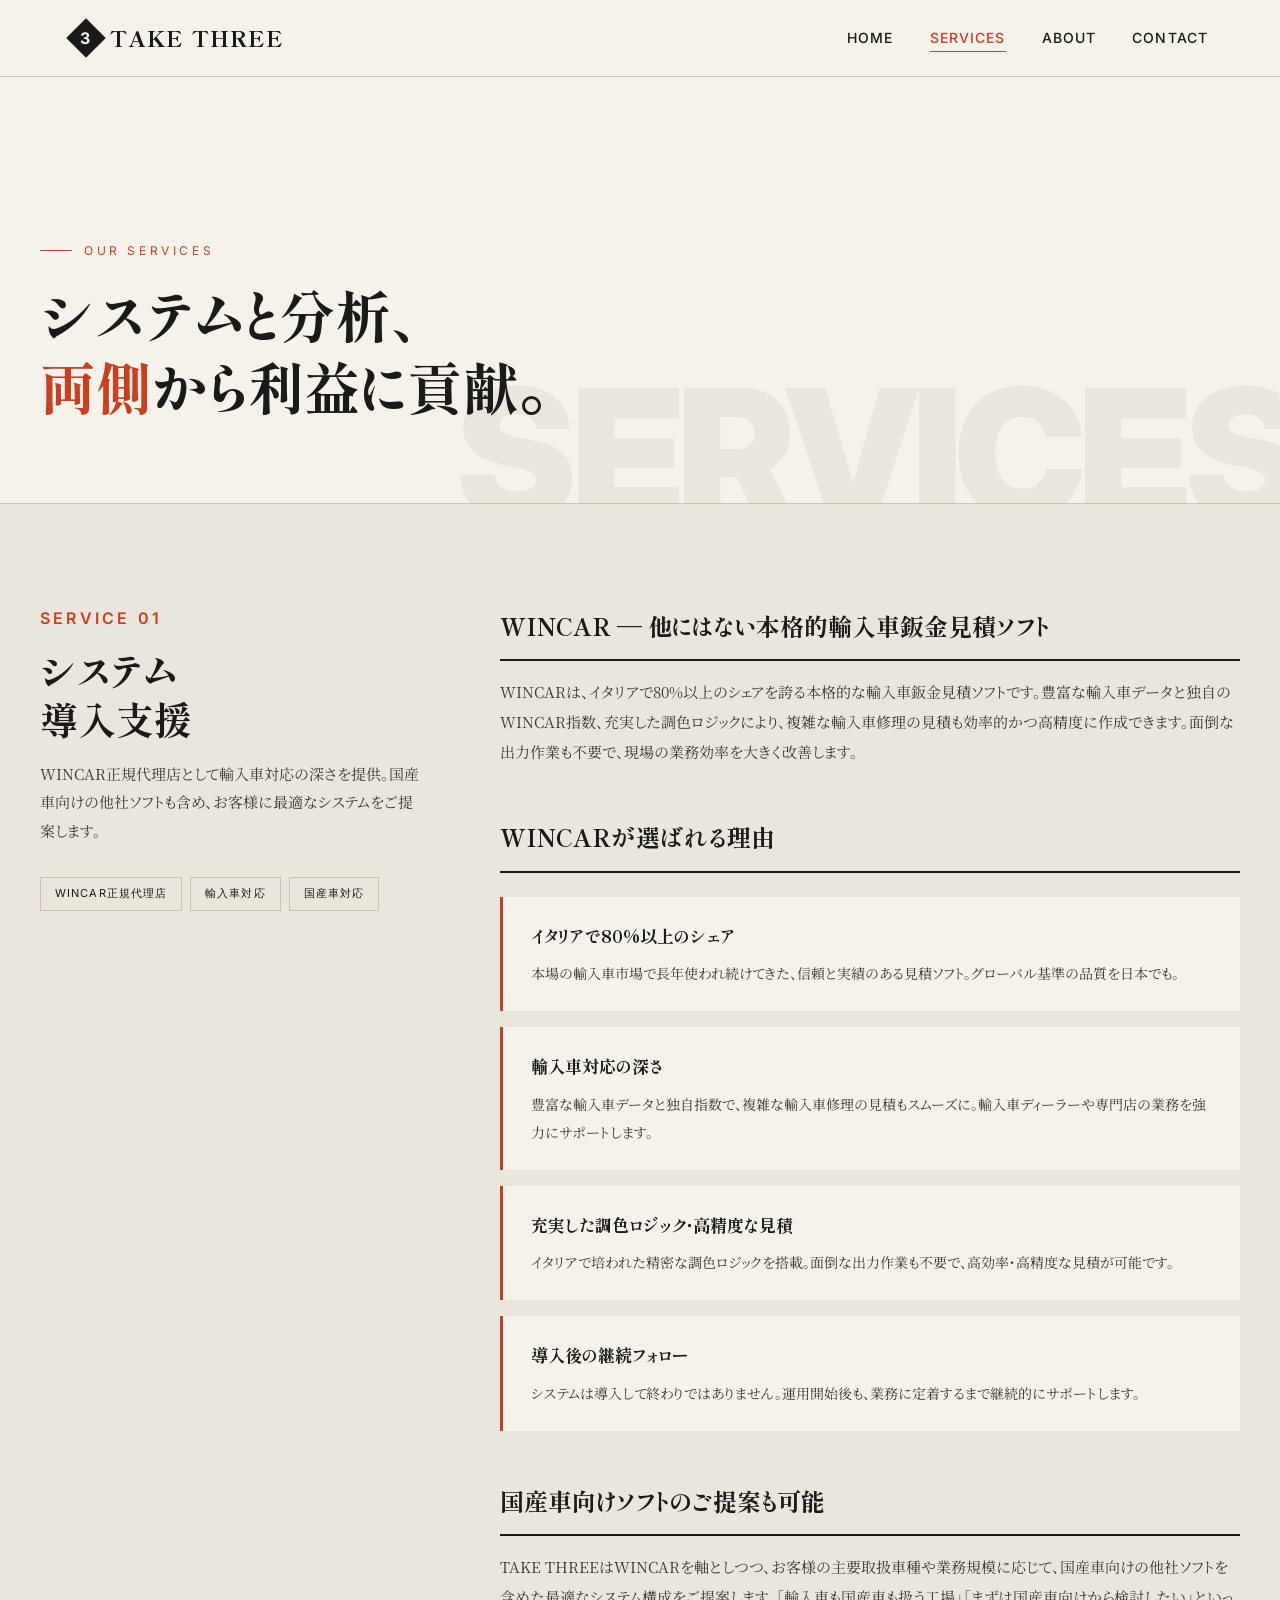
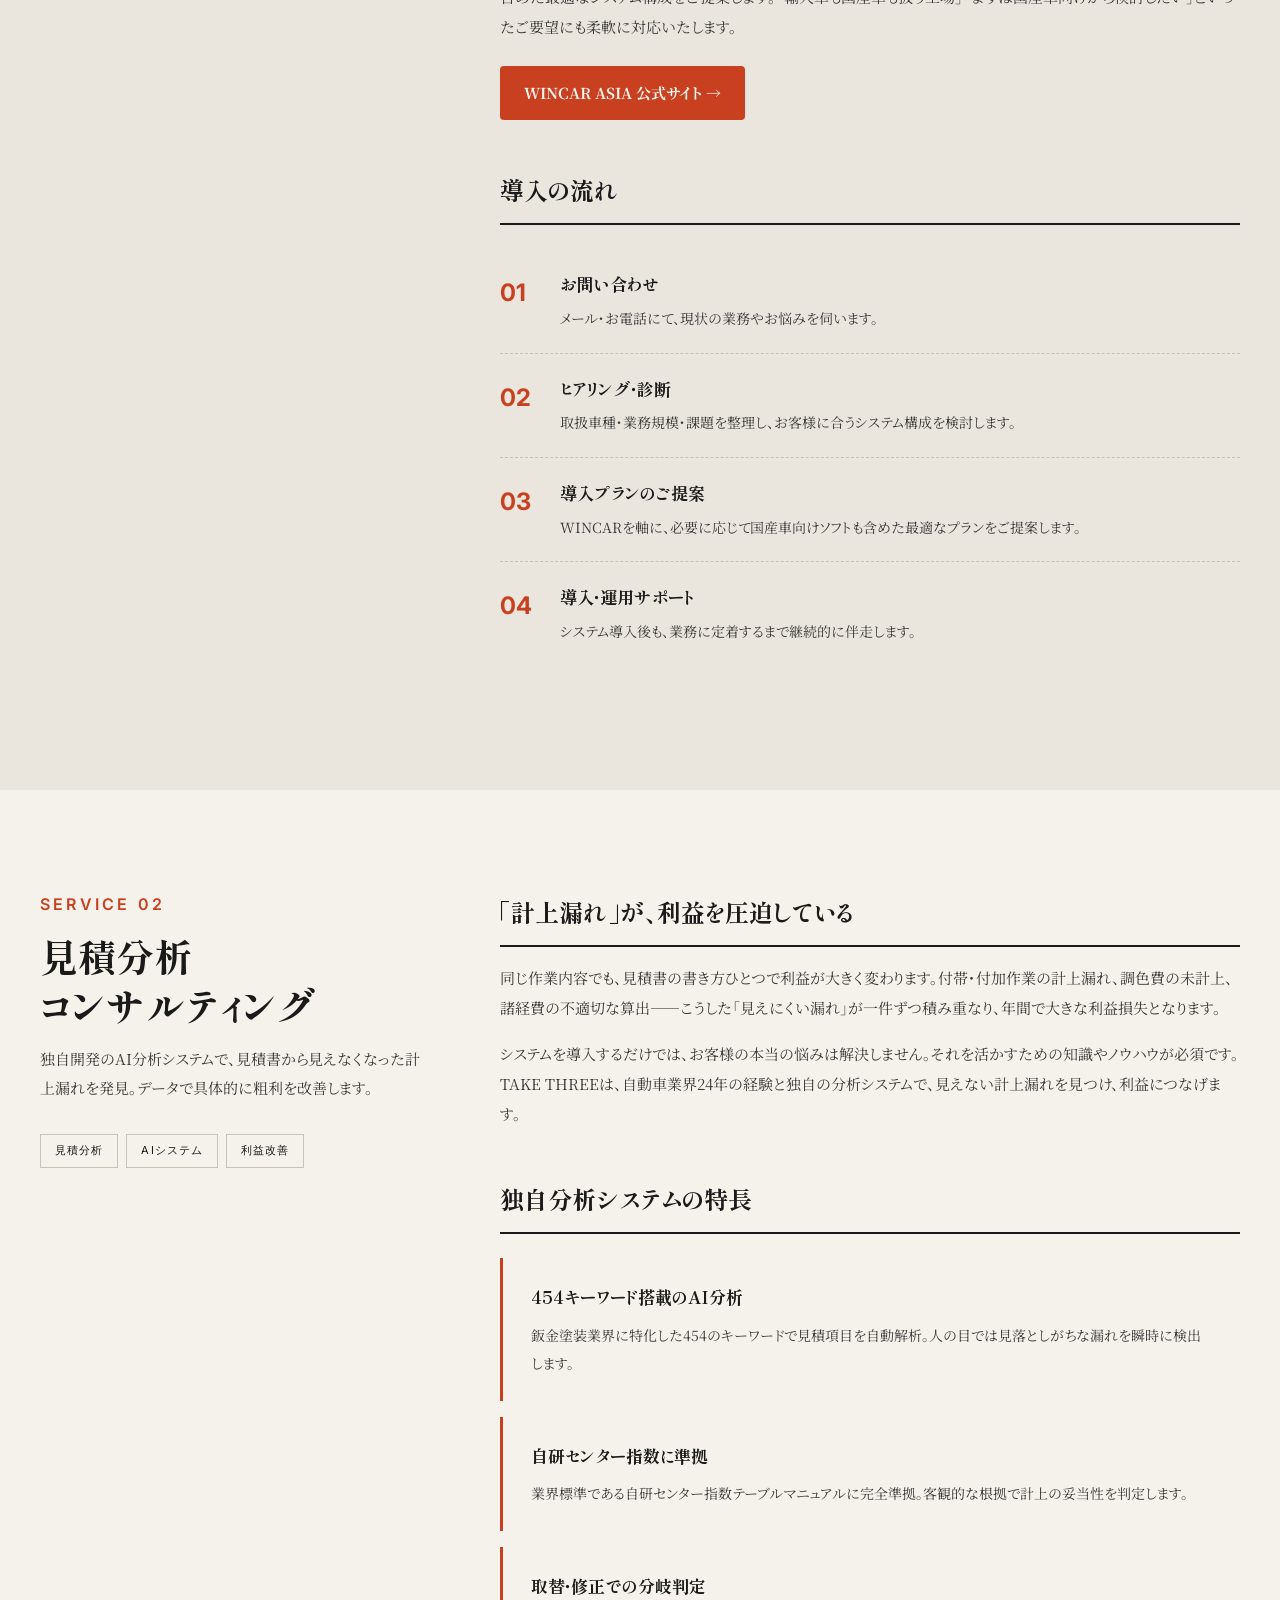
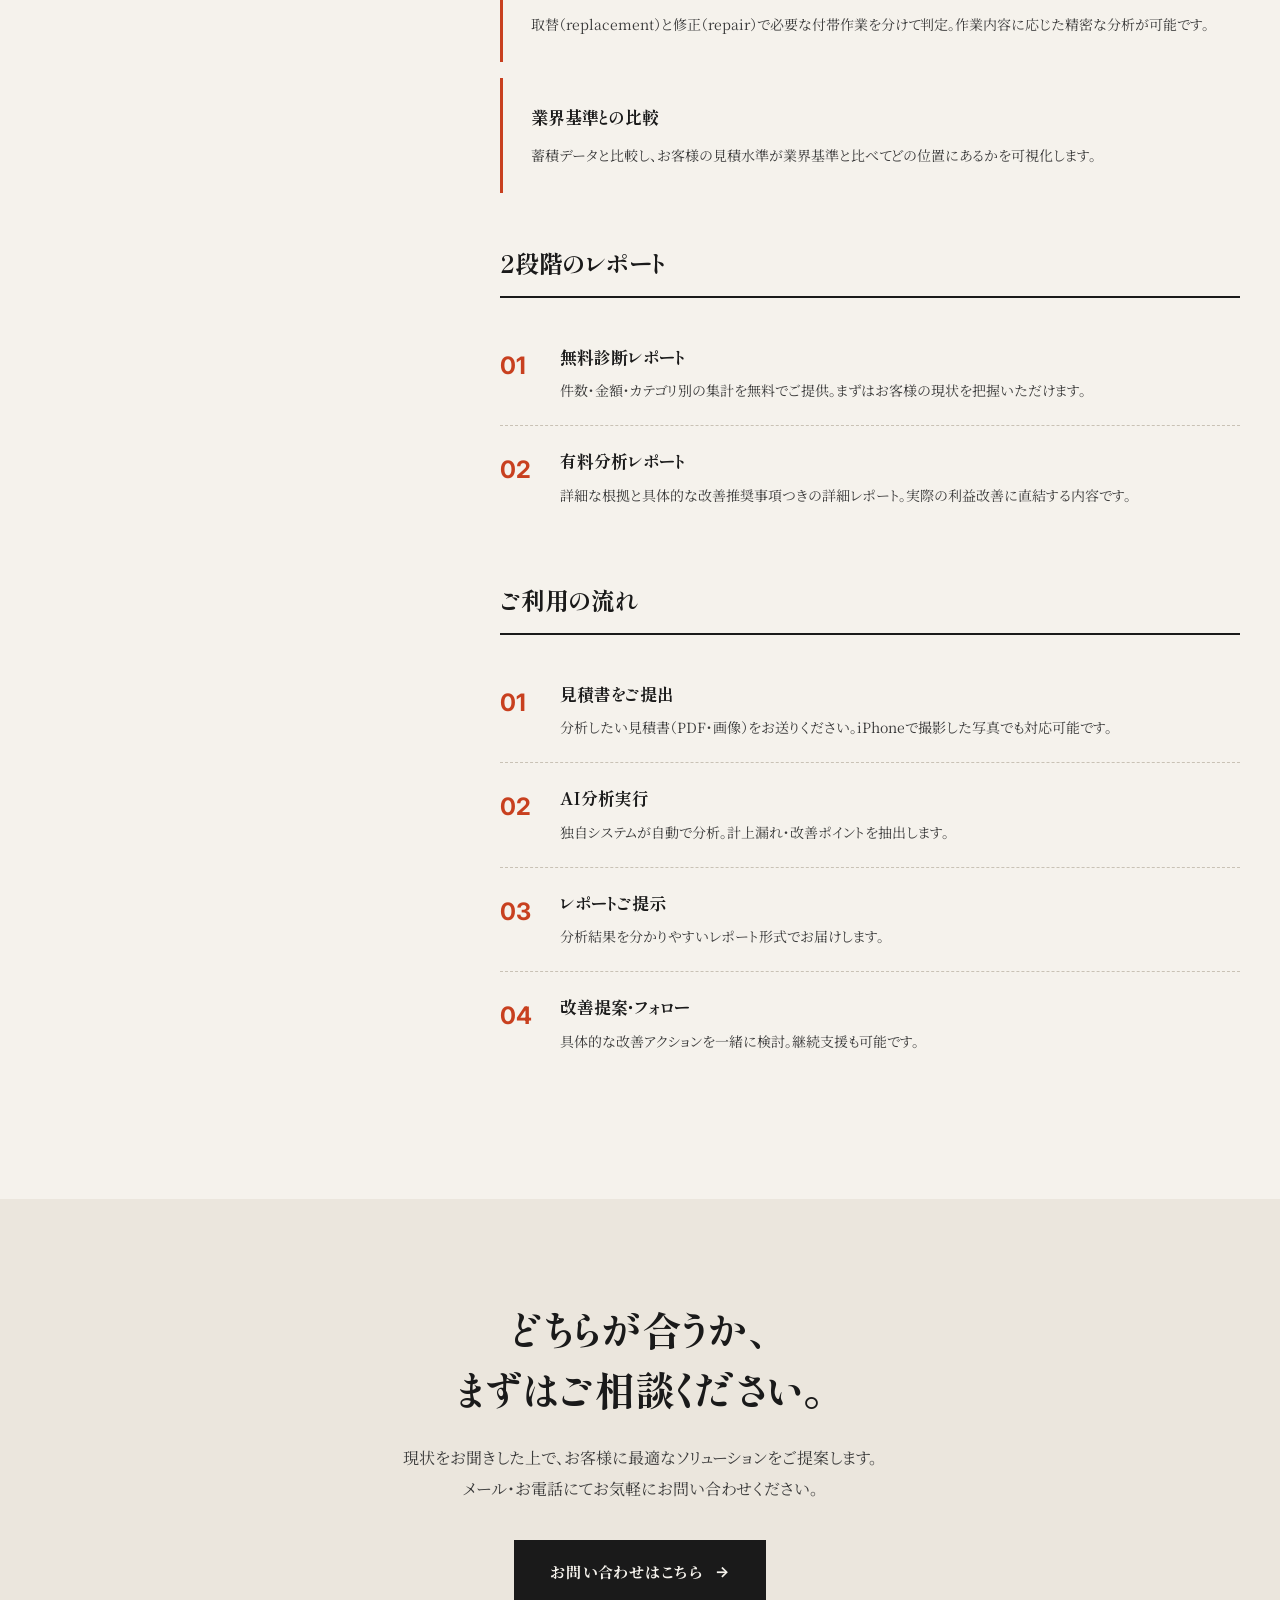
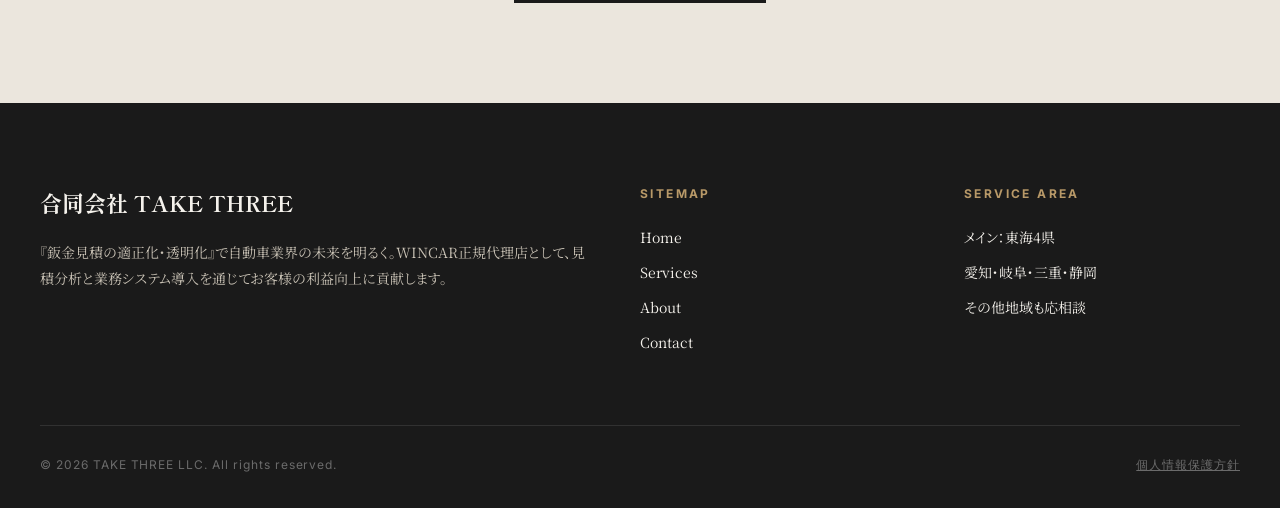
<file: services.html>
<!DOCTYPE html>
<html lang="ja">
<head>
<meta charset="UTF-8">
<meta name="viewport" content="width=device-width, initial-scale=1.0">
<title>サービス｜合同会社TAKE THREE</title>
<meta name="description" content="WINCAR導入支援と見積分析コンサルティング。鈑金塗装店の利益を伸ばす2つのサービスをご紹介します。">
<link rel="stylesheet" href="style.css">
<style>
/* ===== ページヘッダー ===== */
.page-header {
  padding: 160px 32px 80px;
  position: relative;
  border-bottom: 1px solid var(--color-line);
  overflow: hidden;
}

.page-header::before {
  content: "SERVICES";
  position: absolute;
  right: -20px;
  bottom: -30px;
  font-family: var(--font-en);
  font-size: clamp(80px, 14vw, 200px);
  font-weight: 900;
  color: var(--color-bg-alt);
  letter-spacing: -0.04em;
  line-height: 0.9;
  pointer-events: none;
}

.page-header-inner {
  max-width: var(--max-width);
  margin: 0 auto;
  position: relative;
}

.page-header h1 {
  font-family: var(--font-display);
  font-size: clamp(36px, 5.5vw, 56px);
  font-weight: 800;
  line-height: 1.3;
  margin-top: 16px;
}

.page-header h1 em {
  font-style: normal;
  color: var(--color-accent);
}

/* ===== サービス詳細 ===== */
.service-block {
  padding: 100px 32px;
  position: relative;
}

.service-block:nth-child(even) {
  background: var(--color-bg-alt);
}

.service-inner {
  max-width: var(--max-width);
  margin: 0 auto;
  display: grid;
  grid-template-columns: 380px 1fr;
  gap: 80px;
  align-items: start;
}

.service-side {
  position: sticky;
  top: 120px;
}

.service-num {
  font-family: var(--font-en);
  font-size: 16px;
  font-weight: 600;
  letter-spacing: 0.2em;
  color: var(--color-accent);
  margin-bottom: 12px;
}

.service-title {
  font-family: var(--font-display);
  font-size: 38px;
  font-weight: 800;
  line-height: 1.3;
  margin-bottom: 16px;
}

.service-sub {
  font-size: 15px;
  color: var(--color-ink-soft);
  line-height: 1.9;
  margin-bottom: 32px;
}

.service-tags {
  display: flex;
  flex-wrap: wrap;
  gap: 8px;
}

.service-tag {
  display: inline-block;
  padding: 6px 14px;
  background: var(--color-bg);
  border: 1px solid var(--color-line);
  font-family: var(--font-en);
  font-size: 11px;
  letter-spacing: 0.1em;
}

.service-block:nth-child(even) .service-tag {
  background: var(--color-bg-alt);
}

.service-content h3 {
  font-family: var(--font-display);
  font-size: 24px;
  font-weight: 700;
  margin: 48px 0 16px;
  padding-bottom: 12px;
  border-bottom: 2px solid var(--color-ink);
}

.service-content h3:first-child {
  margin-top: 0;
}

.service-content p {
  color: var(--color-ink-soft);
  margin-bottom: 16px;
  font-size: 15px;
  line-height: 2;
}

.feature-list {
  display: grid;
  gap: 16px;
  margin: 24px 0;
}

.feature-item {
  background: var(--color-bg);
  padding: 24px 28px;
  border-left: 3px solid var(--color-accent);
}

.service-block:nth-child(even) .feature-item {
  background: var(--color-bg);
}

.feature-item h4 {
  font-family: var(--font-display);
  font-size: 17px;
  margin-bottom: 8px;
  font-weight: 700;
}

.feature-item p {
  font-size: 14px;
  margin: 0;
  color: var(--color-ink-soft);
}

.process-list {
  counter-reset: step;
  list-style: none;
  margin: 24px 0;
}

.process-list li {
  counter-increment: step;
  position: relative;
  padding: 20px 0 20px 60px;
  border-bottom: 1px dashed var(--color-line);
}

.process-list li:last-child {
  border-bottom: none;
}

.process-list li::before {
  content: counter(step, decimal-leading-zero);
  position: absolute;
  left: 0;
  top: 22px;
  font-family: var(--font-en);
  font-size: 24px;
  font-weight: 700;
  color: var(--color-accent);
}

.process-list strong {
  display: block;
  font-family: var(--font-display);
  font-size: 17px;
  margin-bottom: 4px;
  color: var(--color-ink);
}

.process-list span {
  font-size: 14px;
  color: var(--color-ink-soft);
  line-height: 1.8;
}

/* セミナーセクション */
.seminar-block {
  padding: 100px 32px;
  background: var(--color-ink);
  color: var(--color-bg);
}

.seminar-inner {
  max-width: var(--max-width);
  margin: 0 auto;
}

.seminar-inner .section-label {
  color: var(--color-gold);
}

.seminar-inner .section-label::before {
  background: var(--color-gold);
}

.seminar-inner .section-title {
  color: var(--color-bg);
}

.seminar-inner .section-title em {
  color: var(--color-gold);
}

.seminar-grid {
  display: grid;
  grid-template-columns: repeat(3, 1fr);
  gap: 32px;
  margin-top: 48px;
}

.seminar-card {
  background: rgba(255, 255, 255, 0.04);
  padding: 36px 32px;
  border: 1px solid rgba(255, 255, 255, 0.1);
}

.seminar-card-num {
  font-family: var(--font-en);
  font-size: 12px;
  color: var(--color-gold);
  letter-spacing: 0.2em;
  margin-bottom: 16px;
}

.seminar-card h4 {
  font-family: var(--font-display);
  font-size: 20px;
  margin-bottom: 12px;
  line-height: 1.5;
}

.seminar-card p {
  font-size: 14px;
  color: var(--color-line);
  line-height: 1.9;
}

@media (max-width: 768px) {
  .service-inner {
    grid-template-columns: 1fr;
    gap: 40px;
  }
  .service-side {
    position: static;
  }
  .seminar-grid {
    grid-template-columns: 1fr;
  }
  .service-block {
    padding: 60px 24px;
  }
}
</style>
</head>
<body>

<header>
  <div class="nav-inner">
    <a href="index.html" class="logo">
      <span class="logo-mark"></span>
      <span>TAKE THREE</span>
    </a>
    <button class="menu-toggle" aria-label="メニュー">
      <span></span><span></span><span></span>
    </button>
    <ul class="nav-links">
      <li><a href="index.html">Home</a></li>
      <li><a href="services.html" class="active">Services</a></li>
      <li><a href="about.html">About</a></li>
      <li><a href="contact.html">Contact</a></li>
    </ul>
  </div>
</header>

<main>

<section class="page-header">
  <div class="page-header-inner">
    <div class="section-label">Our Services</div>
    <h1>システムと分析、<br><em>両側</em>から利益に貢献。</h1>
  </div>
</section>

<!-- システム導入支援 -->
<section class="service-block" id="system">
  <div class="service-inner">
    <aside class="service-side">
      <div class="service-num">SERVICE 01</div>
      <h2 class="service-title">システム<br>導入支援</h2>
      <p class="service-sub">WINCAR正規代理店として輸入車対応の深さを提供。国産車向けの他社ソフトも含め、お客様に最適なシステムをご提案します。</p>
      <div class="service-tags">
        <span class="service-tag">WINCAR正規代理店</span>
        <span class="service-tag">輸入車対応</span>
        <span class="service-tag">国産車対応</span>
      </div>
    </aside>

    <div class="service-content">
      <h3>WINCAR ― 他にはない本格的輸入車鈑金見積ソフト</h3>
      <p>WINCARは、イタリアで80%以上のシェアを誇る本格的な輸入車鈑金見積ソフトです。豊富な輸入車データと独自のWINCAR指数、充実した調色ロジックにより、複雑な輸入車修理の見積も効率的かつ高精度に作成できます。面倒な出力作業も不要で、現場の業務効率を大きく改善します。</p>

      <h3>WINCARが選ばれる理由</h3>
      <div class="feature-list">
        <div class="feature-item">
          <h4>イタリアで80%以上のシェア</h4>
          <p>本場の輸入車市場で長年使われ続けてきた、信頼と実績のある見積ソフト。グローバル基準の品質を日本でも。</p>
        </div>
        <div class="feature-item">
          <h4>輸入車対応の深さ</h4>
          <p>豊富な輸入車データと独自指数で、複雑な輸入車修理の見積もスムーズに。輸入車ディーラーや専門店の業務を強力にサポートします。</p>
        </div>
        <div class="feature-item">
          <h4>充実した調色ロジック・高精度な見積</h4>
          <p>イタリアで培われた精密な調色ロジックを搭載。面倒な出力作業も不要で、高効率・高精度な見積が可能です。</p>
        </div>
        <div class="feature-item">
          <h4>導入後の継続フォロー</h4>
          <p>システムは導入して終わりではありません。運用開始後も、業務に定着するまで継続的にサポートします。</p>
        </div>
      </div>

      <h3>国産車向けソフトのご提案も可能</h3>
      <p>TAKE THREEはWINCARを軸としつつ、お客様の主要取扱車種や業務規模に応じて、国産車向けの他社ソフトを含めた最適なシステム構成をご提案します。「輸入車も国産車も扱う工場」「まずは国産車向けから検討したい」といったご要望にも柔軟に対応いたします。</p>

      <p style="margin-top:24px;">
        <a href="https://wincar.asia/" target="_blank" style="display:inline-block;padding:12px 24px;background:var(--color-accent);color:var(--color-bg);text-decoration:none;font-weight:700;border-radius:4px;transition:all 0.3s ease;" onmouseover="this.style.opacity='0.85'" onmouseout="this.style.opacity='1'">
          WINCAR ASIA 公式サイト →
        </a>
      </p>

      <h3>導入の流れ</h3>
      <ol class="process-list">
        <li><strong>お問い合わせ</strong><span>メール・お電話にて、現状の業務やお悩みを伺います。</span></li>
        <li><strong>ヒアリング・診断</strong><span>取扱車種・業務規模・課題を整理し、お客様に合うシステム構成を検討します。</span></li>
        <li><strong>導入プランのご提案</strong><span>WINCARを軸に、必要に応じて国産車向けソフトも含めた最適なプランをご提案します。</span></li>
        <li><strong>導入・運用サポート</strong><span>システム導入後も、業務に定着するまで継続的に伴走します。</span></li>
      </ol>
    </div>
  </div>
</section>

<!-- 見積分析コンサル -->
<section class="service-block" id="estimate">
  <div class="service-inner">
    <aside class="service-side">
      <div class="service-num">SERVICE 02</div>
      <h2 class="service-title">見積分析<br>コンサルティング</h2>
      <p class="service-sub">独自開発のAI分析システムで、見積書から見えなくなった計上漏れを発見。データで具体的に粗利を改善します。</p>
      <div class="service-tags">
        <span class="service-tag">見積分析</span>
        <span class="service-tag">AIシステム</span>
        <span class="service-tag">利益改善</span>
      </div>
    </aside>

    <div class="service-content">
      <h3>「計上漏れ」が、利益を圧迫している</h3>
      <p>同じ作業内容でも、見積書の書き方ひとつで利益が大きく変わります。付帯・付加作業の計上漏れ、調色費の未計上、諸経費の不適切な算出――こうした「見えにくい漏れ」が一件ずつ積み重なり、年間で大きな利益損失となります。</p>
      <p>システムを導入するだけでは、お客様の本当の悩みは解決しません。それを活かすための知識やノウハウが必須です。TAKE THREEは、自動車業界24年の経験と独自の分析システムで、見えない計上漏れを見つけ、利益につなげます。</p>

      <h3>独自分析システムの特長</h3>
      <div class="feature-list">
        <div class="feature-item">
          <h4>454キーワード搭載のAI分析</h4>
          <p>鈑金塗装業界に特化した454のキーワードで見積項目を自動解析。人の目では見落としがちな漏れを瞬時に検出します。</p>
        </div>
        <div class="feature-item">
          <h4>自研センター指数に準拠</h4>
          <p>業界標準である自研センター指数テーブルマニュアルに完全準拠。客観的な根拠で計上の妥当性を判定します。</p>
        </div>
        <div class="feature-item">
          <h4>取替・修正での分岐判定</h4>
          <p>取替（replacement）と修正（repair）で必要な付帯作業を分けて判定。作業内容に応じた精密な分析が可能です。</p>
        </div>
        <div class="feature-item">
          <h4>業界基準との比較</h4>
          <p>蓄積データと比較し、お客様の見積水準が業界基準と比べてどの位置にあるかを可視化します。</p>
        </div>
      </div>

      <h3>2段階のレポート</h3>
      <ol class="process-list">
        <li><strong>無料診断レポート</strong><span>件数・金額・カテゴリ別の集計を無料でご提供。まずはお客様の現状を把握いただけます。</span></li>
        <li><strong>有料分析レポート</strong><span>詳細な根拠と具体的な改善推奨事項つきの詳細レポート。実際の利益改善に直結する内容です。</span></li>
      </ol>

      <h3>ご利用の流れ</h3>
      <ol class="process-list">
        <li><strong>見積書をご提出</strong><span>分析したい見積書（PDF・画像）をお送りください。iPhoneで撮影した写真でも対応可能です。</span></li>
        <li><strong>AI分析実行</strong><span>独自システムが自動で分析。計上漏れ・改善ポイントを抽出します。</span></li>
        <li><strong>レポートご提示</strong><span>分析結果を分かりやすいレポート形式でお届けします。</span></li>
        <li><strong>改善提案・フォロー</strong><span>具体的な改善アクションを一緒に検討。継続支援も可能です。</span></li>
      </ol>
    </div>
  </div>
</section>

<!-- CTA -->
<section style="background:var(--color-bg-alt);padding:100px 32px;text-align:center;">
  <div style="max-width:680px;margin:0 auto;">
    <h2 style="font-family:var(--font-display);font-size:clamp(28px,4vw,40px);margin-bottom:24px;font-weight:700;line-height:1.5;">どちらが合うか、<br>まずはご相談ください。</h2>
    <p style="color:var(--color-ink-soft);margin-bottom:36px;line-height:1.9;">現状をお聞きした上で、お客様に最適なソリューションをご提案します。<br>メール・お電話にてお気軽にお問い合わせください。</p>
    <a href="contact.html" class="btn btn-primary">お問い合わせはこちら</a>
  </div>
</section>

</main>

<!-- モーダル：個人情報保護方針 -->
<div id="privacy-modal">
  <div class="privacy-modal-content">
    <button class="privacy-close-btn" onclick="closePrivacyModal()">×</button>
    <h2>個人情報保護方針</h2>
    <p>合同会社TAKE THREE（以下「当社」といいます）は、お客様および取引先関係者の個人情報の重要性を認識し、適切に保護するため、以下のとおり個人情報保護方針を定めます。</p>

    <h3>【1．取得する個人情報】</h3>
    <p>当社は、以下の個人情報を取得することがあります。</p>
    <ul>
      <li>氏名</li>
      <li>生年月日</li>
      <li>住所</li>
      <li>電話番号、メールアドレス</li>
      <li>勤務先情報</li>
      <li>車両情報</li>
      <li>リース契約に必要な情報</li>
      <li>本人確認書類情報</li>
      <li>他社システムから移行された顧客・取引先情報</li>
    </ul>

    <h3>【2．利用目的】</h3>
    <ul>
      <li>サービス提供（販売・修理・見積・部品手配）</li>
      <li>リース契約の審査・締結・管理</li>
      <li>提携会社への審査依頼</li>
      <li>部品メーカー等への発注</li>
      <li>本人確認および不正防止</li>
      <li>システム移行・データ統合・業務効率化</li>
      <li>お問い合わせ対応</li>
    </ul>

    <h3>【3．第三者提供】</h3>
    <p>当社は以下の場合に個人情報を提供することがあります。</p>
    <ul>
      <li>（1）リース会社・金融機関への提供</li>
      <li>（2）メーカー・仕入先・修理業者への提供</li>
      <li>（3）システム提供会社・ITベンダーへの提供</li>
      <li>（4）法令に基づく場合</li>
    </ul>
    <p>※必要最小限に限定します。</p>

    <h3>【4．データ移行に関する取扱い】</h3>
    <p>他社システムから移行された個人情報については、</p>
    <ul>
      <li>適法に取得された情報であることを前提とし</li>
      <li>利用目的の範囲内でのみ使用し</li>
      <li>安全管理を徹底します</li>
    </ul>

    <h3>【5．安全管理措置】</h3>
    <ul>
      <li>アクセス制限</li>
      <li>パスワード管理</li>
      <li>書類の施錠保管</li>
      <li>不要データの削除</li>
      <li>従業員教育</li>
    </ul>

    <h3>【6．保有期間】</h3>
    <p>必要期間のみ保有し、不要時は削除</p>

    <h3>【7．開示等の請求】</h3>
    <p>適切に対応</p>

    <h3>【8．法令遵守】</h3>
    <p>関連法令を遵守</p>

    <h3>【9．お問い合わせ】</h3>
    <p>合同会社TAKE THREE<br>電話　090-2016-7284<br>Mail yamayoshi.take3@gmail.com</p>
  </div>
</div>

<script>
function openPrivacyModal() {
  document.getElementById('privacy-modal').classList.add('open');
}

function closePrivacyModal() {
  document.getElementById('privacy-modal').classList.remove('open');
}

document.addEventListener('DOMContentLoaded', function() {
  const modal = document.getElementById('privacy-modal');
  if (modal) {
    modal.addEventListener('click', function(e) {
      if (e.target === modal) {
        closePrivacyModal();
      }
    });
  }
});
</script>
<footer>
  <div class="footer-inner">
    <div class="footer-brand">
      <h3>合同会社 TAKE THREE</h3>
      <p>『鈑金見積の適正化・透明化』で自動車業界の未来を明るく。WINCAR正規代理店として、見積分析と業務システム導入を通じてお客様の利益向上に貢献します。</p>
    </div>
    <div class="footer-col">
      <h4>Sitemap</h4>
      <ul>
        <li><a href="index.html">Home</a></li>
        <li><a href="services.html">Services</a></li>
        <li><a href="about.html">About</a></li>
        <li><a href="contact.html">Contact</a></li>
      </ul>
    </div>
    <div class="footer-col">
      <h4>Service Area</h4>
      <ul>
        <li>メイン：東海4県</li>
        <li>愛知・岐阜・三重・静岡</li>
        <li>その他地域も応相談</li>
      </ul>
    </div>
  </div>
  <div class="footer-bottom">
    <span>© 2026 TAKE THREE LLC. All rights reserved.</span>
    <div><a href="javascript:void(0);" onclick="openPrivacyModal()" style="color:inherit;text-decoration:underline;cursor:pointer;">個人情報保護方針</a></div>
  </div>
</footer>

<script>
  const toggle = document.querySelector('.menu-toggle');
  const links = document.querySelector('.nav-links');
  toggle.addEventListener('click', () => links.classList.toggle('open'));
</script>

</body>
</html>
</file>
<file: style.css>
/* ===========================
   合同会社TAKE THREE 公式サイト
   共通スタイルシート
   =========================== */

@import url('https://fonts.googleapis.com/css2?family=Noto+Serif+JP:wght@400;500;700;900&family=Shippori+Mincho:wght@500;700;800&family=Inter:wght@300;400;500;600;700&display=swap');

:root {
  --color-bg: #f5f2ec;
  --color-bg-alt: #ebe6dd;
  --color-ink: #1a1a1a;
  --color-ink-soft: #3a3a3a;
  --color-ink-muted: #6b6b6b;
  --color-accent: #c8401f;
  --color-accent-deep: #8a2a14;
  --color-gold: #b89968;
  --color-line: #c9c2b5;
  --color-white: #ffffff;

  --font-display: 'Shippori Mincho', 'Noto Serif JP', serif;
  --font-body: 'Noto Serif JP', serif;
  --font-en: 'Inter', sans-serif;

  --max-width: 1200px;
  --space-section: clamp(60px, 10vw, 140px);
}

* {
  margin: 0;
  padding: 0;
  box-sizing: border-box;
}

html {
  scroll-behavior: smooth;
}

body {
  font-family: var(--font-body);
  background: var(--color-bg);
  color: var(--color-ink);
  line-height: 1.8;
  font-weight: 400;
  font-feature-settings: "palt";
  overflow-x: hidden;
}

a {
  color: inherit;
  text-decoration: none;
  transition: opacity 0.3s ease;
}

img {
  max-width: 100%;
  height: auto;
  display: block;
}

/* ===== ヘッダー ===== */
header {
  position: fixed;
  top: 0;
  left: 0;
  right: 0;
  z-index: 100;
  background: rgba(245, 242, 236, 0.92);
  backdrop-filter: blur(12px);
  -webkit-backdrop-filter: blur(12px);
  border-bottom: 1px solid var(--color-line);
}

.nav-inner {
  max-width: var(--max-width);
  margin: 0 auto;
  padding: 18px 32px;
  display: flex;
  justify-content: space-between;
  align-items: center;
}

.logo {
  font-family: var(--font-display);
  font-size: 22px;
  font-weight: 800;
  letter-spacing: 0.05em;
  display: flex;
  align-items: center;
  gap: 10px;
}

.logo-mark {
  display: inline-block;
  width: 28px;
  height: 28px;
  background: var(--color-ink);
  position: relative;
  transform: rotate(45deg);
}

.logo-mark::after {
  content: "3";
  position: absolute;
  top: 50%;
  left: 50%;
  transform: translate(-50%, -50%) rotate(-45deg);
  color: var(--color-bg);
  font-family: var(--font-en);
  font-size: 16px;
  font-weight: 700;
}

.nav-links {
  display: flex;
  gap: 36px;
  list-style: none;
  font-family: var(--font-en);
  font-size: 14px;
  font-weight: 500;
  letter-spacing: 0.08em;
}

.nav-links a {
  position: relative;
  padding: 6px 0;
  text-transform: uppercase;
}

.nav-links a::after {
  content: "";
  position: absolute;
  bottom: 0;
  left: 0;
  width: 0;
  height: 1px;
  background: var(--color-accent);
  transition: width 0.3s ease;
}

.nav-links a:hover::after,
.nav-links a.active::after {
  width: 100%;
}

.nav-links a.active {
  color: var(--color-accent);
}

.menu-toggle {
  display: none;
  background: none;
  border: none;
  cursor: pointer;
  width: 32px;
  height: 32px;
  flex-direction: column;
  justify-content: center;
  gap: 6px;
}

.menu-toggle span {
  display: block;
  width: 24px;
  height: 2px;
  background: var(--color-ink);
  transition: all 0.3s ease;
}

/* ===== 共通セクション ===== */
main {
  padding-top: 80px;
}

.section {
  padding: var(--space-section) 32px;
  max-width: var(--max-width);
  margin: 0 auto;
}

.section-label {
  font-family: var(--font-en);
  font-size: 12px;
  letter-spacing: 0.3em;
  color: var(--color-accent);
  text-transform: uppercase;
  margin-bottom: 16px;
  display: flex;
  align-items: center;
  gap: 12px;
}

.section-label::before {
  content: "";
  width: 32px;
  height: 1px;
  background: var(--color-accent);
}

.section-title {
  font-family: var(--font-display);
  font-size: clamp(28px, 4.5vw, 44px);
  font-weight: 700;
  line-height: 1.4;
  margin-bottom: 48px;
  letter-spacing: 0.02em;
}

.section-title em {
  font-style: normal;
  color: var(--color-accent);
}

/* ===== ボタン ===== */
.btn {
  display: inline-flex;
  align-items: center;
  gap: 12px;
  padding: 18px 36px;
  font-family: var(--font-body);
  font-size: 15px;
  font-weight: 700;
  letter-spacing: 0.05em;
  border: none;
  cursor: pointer;
  transition: all 0.3s ease;
}

.btn-primary {
  background: var(--color-ink);
  color: var(--color-bg);
}

.btn-primary:hover {
  background: var(--color-accent);
  transform: translateY(-2px);
  box-shadow: 0 12px 24px rgba(200, 64, 31, 0.25);
}

.btn-outline {
  background: transparent;
  color: var(--color-ink);
  border: 1px solid var(--color-ink);
}

.btn-outline:hover {
  background: var(--color-ink);
  color: var(--color-bg);
}

.btn::after {
  content: "→";
  font-family: var(--font-en);
  transition: transform 0.3s ease;
}

.btn:hover::after {
  transform: translateX(4px);
}

/* ===== フッター ===== */
footer {
  background: var(--color-ink);
  color: var(--color-bg);
  padding: 80px 32px 32px;
}

.footer-inner {
  max-width: var(--max-width);
  margin: 0 auto;
  display: grid;
  grid-template-columns: 2fr 1fr 1fr;
  gap: 48px;
  margin-bottom: 60px;
}

.footer-brand h3 {
  font-family: var(--font-display);
  font-size: 22px;
  margin-bottom: 16px;
  font-weight: 700;
}

.footer-brand p {
  font-size: 14px;
  line-height: 1.9;
  color: var(--color-line);
}

.footer-col h4 {
  font-family: var(--font-en);
  font-size: 12px;
  letter-spacing: 0.2em;
  text-transform: uppercase;
  margin-bottom: 20px;
  color: var(--color-gold);
}

.footer-col ul {
  list-style: none;
  font-size: 14px;
}

.footer-col li {
  margin-bottom: 10px;
}

.footer-col a:hover {
  color: var(--color-gold);
}

.footer-bottom {
  max-width: var(--max-width);
  margin: 0 auto;
  border-top: 1px solid rgba(255, 255, 255, 0.1);
  padding-top: 28px;
  display: flex;
  justify-content: space-between;
  font-family: var(--font-en);
  font-size: 12px;
  letter-spacing: 0.08em;
  color: var(--color-ink-muted);
}

/* ===== モーダル（個人情報保護方針） ===== */
#privacy-modal {
  display: none;
  position: fixed;
  top: 0;
  left: 0;
  right: 0;
  bottom: 0;
  background: rgba(0, 0, 0, 0.5);
  z-index: 1000;
  align-items: center;
  justify-content: center;
  padding: 20px;
}

#privacy-modal.open {
  display: flex;
}

.privacy-modal-content {
  background: var(--color-bg);
  border-radius: 8px;
  padding: 48px;
  max-width: 700px;
  width: 100%;
  max-height: 80vh;
  overflow-y: auto;
  position: relative;
  box-shadow: 0 24px 48px rgba(0, 0, 0, 0.3);
}

.privacy-modal-content h2 {
  font-family: var(--font-display);
  font-size: 28px;
  font-weight: 700;
  margin-bottom: 32px;
  color: var(--color-ink);
}

.privacy-modal-content h3 {
  font-family: var(--font-display);
  font-size: 16px;
  font-weight: 700;
  margin-top: 28px;
  margin-bottom: 12px;
  color: var(--color-ink);
}

.privacy-modal-content p,
.privacy-modal-content ul {
  font-size: 14px;
  line-height: 1.9;
  color: var(--color-ink-soft);
  margin-bottom: 16px;
}

.privacy-modal-content ul {
  list-style: disc;
  padding-left: 24px;
}

.privacy-modal-content li {
  margin-bottom: 8px;
}

.privacy-close-btn {
  position: absolute;
  top: 24px;
  right: 24px;
  background: none;
  border: none;
  font-size: 28px;
  color: var(--color-ink-soft);
  cursor: pointer;
  line-height: 1;
  transition: color 0.3s ease;
}

.privacy-close-btn:hover {
  color: var(--color-ink);
}

/* ===== レスポンシブ（モーダル） ===== */
@media (max-width: 768px) {
  .privacy-modal-content {
    padding: 32px 24px;
    max-height: 90vh;
  }

  .privacy-modal-content h2 {
    font-size: 22px;
    margin-bottom: 24px;
  }

  .privacy-modal-content h3 {
    font-size: 14px;
    margin-top: 20px;
  }

  .privacy-modal-content p,
  .privacy-modal-content ul {
    font-size: 13px;
  }

  .privacy-close-btn {
    top: 16px;
    right: 16px;
    font-size: 24px;
  }
}

/* ===== レスポンシブ ===== */
@media (max-width: 768px) {
  .nav-links {
    display: none;
    position: absolute;
    top: 100%;
    left: 0;
    right: 0;
    background: var(--color-bg);
    flex-direction: column;
    padding: 24px 32px;
    gap: 20px;
    border-bottom: 1px solid var(--color-line);
  }

  .nav-links.open {
    display: flex;
  }

  .menu-toggle {
    display: flex;
  }

  .footer-inner {
    grid-template-columns: 1fr;
    gap: 32px;
  }

  .footer-bottom {
    flex-direction: column;
    gap: 8px;
    text-align: center;
  }

  .section {
    padding: 80px 24px;
  }
}
</file>
